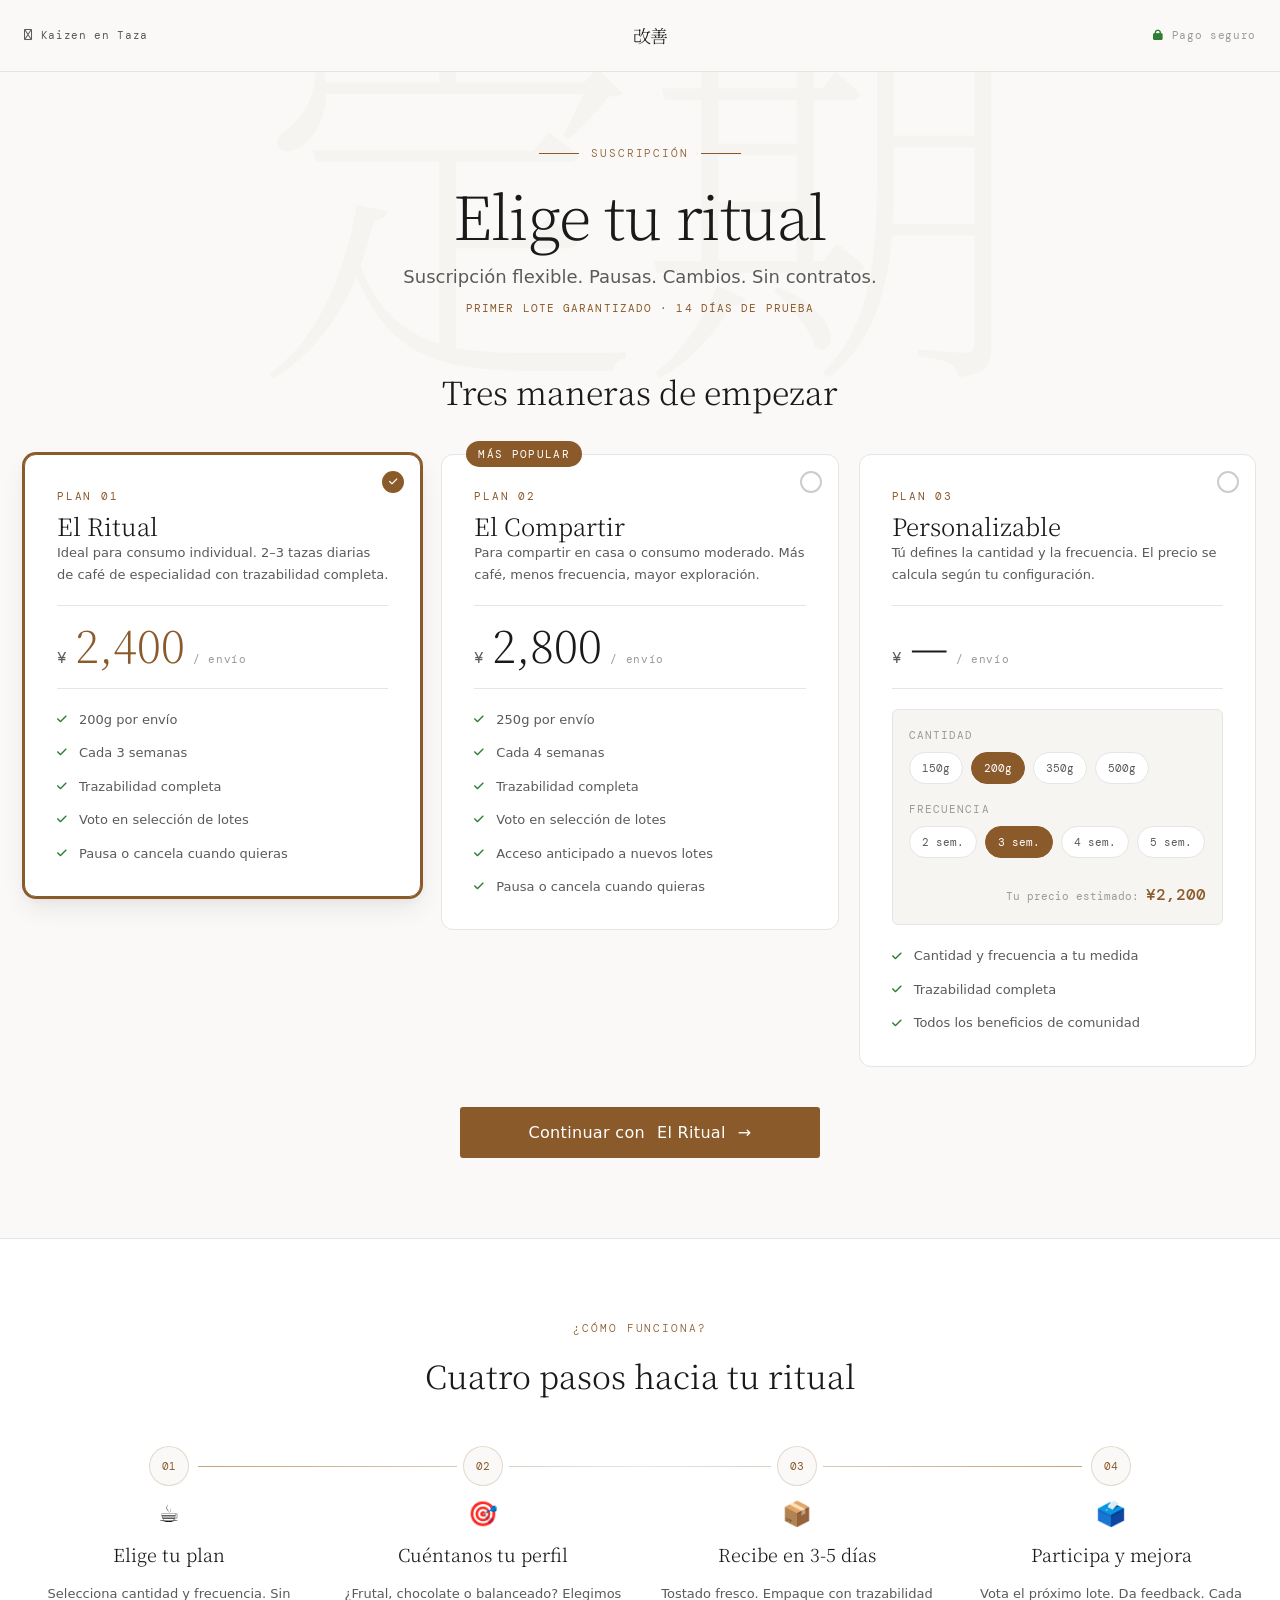
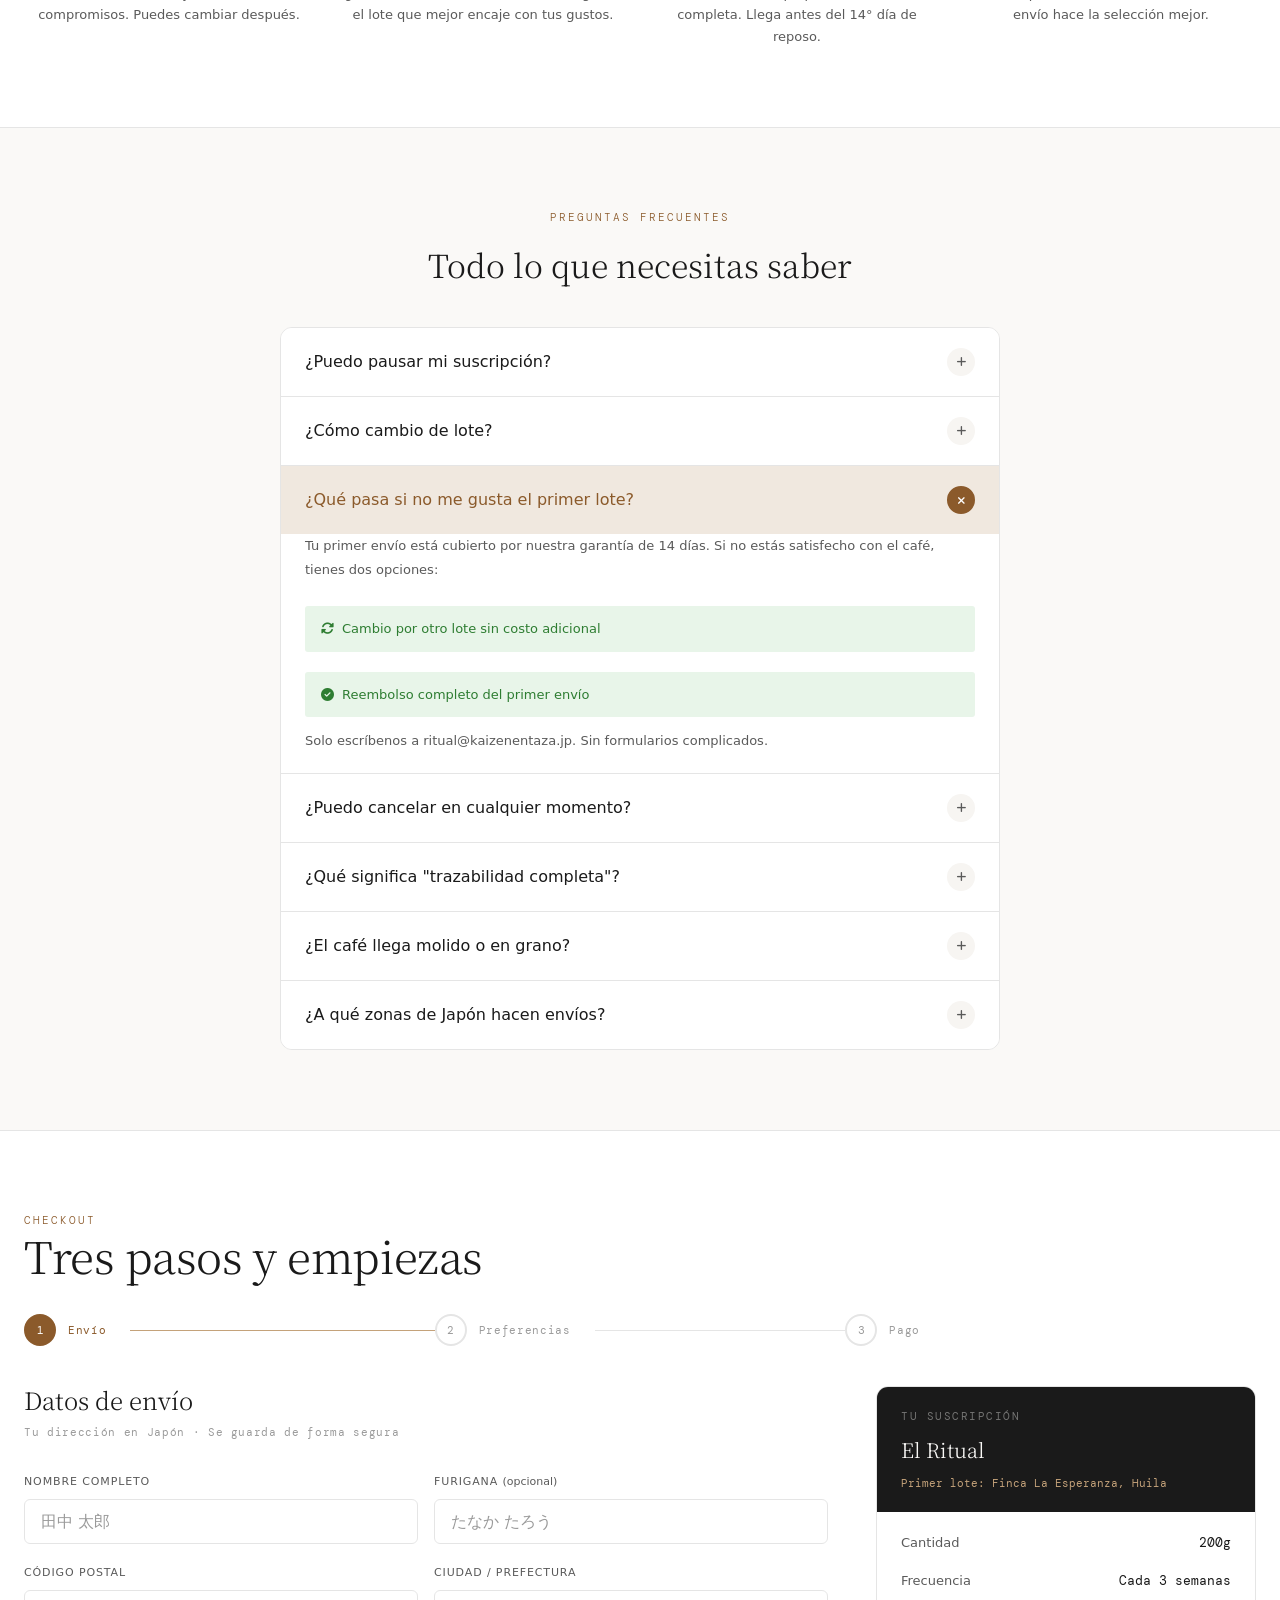
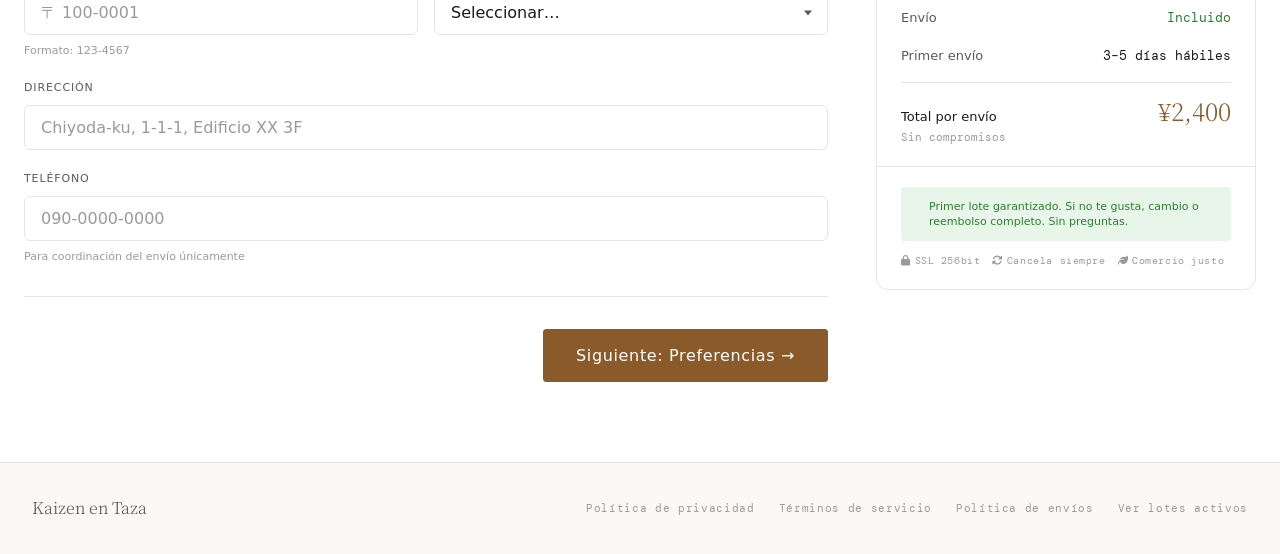
<file: suscripcion.html>
<!DOCTYPE html>
<html lang="ja">
<head>
  <meta charset="UTF-8" />
  <meta name="viewport" content="width=device-width, initial-scale=1.0" />
  <meta name="description" content="Suscripción flexible de café colombiano de especialidad. Sin contratos. Pausa cuando quieras. Tu primer lote garantizado." />
  <title>Elige tu ritual — Kaizen en Taza</title>

  <link rel="preconnect" href="https://fonts.googleapis.com" />
  <link rel="preconnect" href="https://fonts.gstatic.com" crossorigin />
  <link href="https://fonts.googleapis.com/css2?family=Noto+Serif+JP:wght@200;300;400&family=DM+Mono:ital,wght@0,300;0,400;1,300&display=swap" rel="stylesheet" />
  <link rel="stylesheet" href="https://cdnjs.cloudflare.com/ajax/libs/font-awesome/6.5.0/css/all.min.css" />
  <link rel="stylesheet" href="styles.css" />

  <style>
    /* ======================================================
       ESTILOS ESPECÍFICOS — suscripcion.html
       ====================================================== */

    /* ── Header minimalista ── */
    .suscripcion-header {
      position: fixed;
      top: 0; left: 0; right: 0;
      z-index: var(--z-fixed);
      height: var(--header-height);
      background-color: rgba(250,249,247,0.96);
      backdrop-filter: blur(12px);
      -webkit-backdrop-filter: blur(12px);
      border-bottom: 1px solid var(--color-border);
      display: flex;
      align-items: center;
    }

    .suscripcion-header__inner {
      max-width: var(--container-xl);
      margin-inline: auto;
      padding-inline: var(--space-6);
      width: 100%;
      display: flex;
      align-items: center;
      justify-content: space-between;
    }

    .suscripcion-header__back {
      display: flex;
      align-items: center;
      gap: var(--space-2);
      font-family: var(--font-mono);
      font-size: var(--font-size-xs);
      color: var(--color-text-secondary);
      letter-spacing: 0.06em;
      text-decoration: none;
      transition: color var(--transition-fast);
    }

    .suscripcion-header__back:hover { color: var(--color-accent); }

    .suscripcion-header__secure {
      display: flex;
      align-items: center;
      gap: var(--space-2);
      font-family: var(--font-mono);
      font-size: var(--font-size-xs);
      color: var(--color-text-tertiary);
      letter-spacing: 0.06em;
    }

    .suscripcion-header__secure i { color: var(--color-success); }

    /* ── Page intro ── */
    .suscrip-intro {
      padding-top: calc(var(--header-height) + var(--space-16));
      padding-bottom: var(--space-12);
      text-align: center;
      position: relative;
    }

    .suscrip-intro::before {
      content: '定期';
      position: absolute;
      top: 50%;
      left: 50%;
      transform: translate(-50%, -50%);
      font-family: var(--font-primary);
      font-size: 30vw;
      font-weight: 200;
      color: rgba(139,90,43,0.03);
      line-height: 1;
      pointer-events: none;
      user-select: none;
      white-space: nowrap;
    }

    .suscrip-intro__eyebrow {
      display: inline-flex;
      align-items: center;
      gap: var(--space-3);
      margin-bottom: var(--space-5);
    }

    .suscrip-intro__title {
      font-family: var(--font-primary);
      font-size: clamp(var(--font-size-3xl), 5vw, var(--font-size-5xl));
      font-weight: 200;
      color: var(--color-text-primary);
      letter-spacing: -0.025em;
      line-height: 1.05;
      margin-bottom: var(--space-4);
      position: relative;
    }

    .suscrip-intro__subtitle {
      font-size: var(--font-size-lg);
      color: var(--color-text-secondary);
      line-height: var(--line-height-normal);
      max-width: 520px;
      margin-inline: auto;
      position: relative;
    }

    /* ── PLANES ── */
    .planes-section {
      padding-bottom: var(--space-20);
    }

    .planes-grid {
      display: grid;
      grid-template-columns: repeat(3, 1fr);
      gap: var(--space-5);
      align-items: start;
    }

    /* Plan card */
    .plan-card-suscripcion {
      background-color: var(--color-surface);
      border: 1px solid var(--color-border);
      border-radius: var(--border-radius-lg);
      padding: var(--space-8);
      display: flex;
      flex-direction: column;
      gap: var(--space-5);
      cursor: pointer;
      transition: border-color var(--transition-base),
                  box-shadow var(--transition-base),
                  transform var(--transition-base);
      position: relative;
      user-select: none;
    }

    .plan-card-suscripcion:hover {
      border-color: var(--color-accent-light);
      box-shadow: var(--shadow-md);
      transform: translateY(-2px);
    }

    .plan-card-suscripcion.selected {
      border-color: var(--color-accent);
      box-shadow: 0 0 0 2px var(--color-accent), var(--shadow-lg);
    }

    /* Tag "más popular" */
    .plan-popular-tag {
      position: absolute;
      top: -1px;
      left: var(--space-6);
      transform: translateY(-50%);
      background-color: var(--color-accent);
      color: white;
      font-family: var(--font-mono);
      font-size: var(--font-size-xs);
      letter-spacing: 0.12em;
      text-transform: uppercase;
      padding: var(--space-1) var(--space-3);
      border-radius: var(--border-radius-full);
    }

    /* Indicador de selección */
    .plan-selector {
      position: absolute;
      top: var(--space-4);
      right: var(--space-4);
      width: 22px;
      height: 22px;
      border-radius: 50%;
      border: 2px solid var(--color-border-strong);
      display: flex;
      align-items: center;
      justify-content: center;
      transition: all var(--transition-fast);
      background-color: var(--color-surface);
    }

    .plan-card-suscripcion.selected .plan-selector {
      background-color: var(--color-accent);
      border-color: var(--color-accent);
    }

    .plan-selector i {
      color: white;
      font-size: 0.6rem;
      opacity: 0;
      transition: opacity var(--transition-fast);
    }

    .plan-card-suscripcion.selected .plan-selector i { opacity: 1; }

    .plan-card-suscripcion__name {
      font-family: var(--font-mono);
      font-size: var(--font-size-xs);
      letter-spacing: 0.16em;
      text-transform: uppercase;
      color: var(--color-accent);
      margin-bottom: var(--space-1);
    }

    .plan-card-suscripcion__title {
      font-family: var(--font-primary);
      font-size: var(--font-size-2xl);
      font-weight: 300;
      color: var(--color-text-primary);
      line-height: var(--line-height-snug);
    }

    .plan-card-suscripcion__desc {
      font-size: var(--font-size-sm);
      color: var(--color-text-secondary);
      line-height: var(--line-height-normal);
    }

    /* Precio del plan */
    .plan-precio {
      display: flex;
      align-items: baseline;
      gap: var(--space-2);
      padding: var(--space-4) 0;
      border-top: 1px solid var(--color-border);
      border-bottom: 1px solid var(--color-border);
    }

    .plan-precio__currency {
      font-family: var(--font-mono);
      font-size: var(--font-size-base);
      color: var(--color-text-secondary);
    }

    .plan-precio__amount {
      font-family: var(--font-primary);
      font-size: var(--font-size-4xl);
      font-weight: 200;
      color: var(--color-text-primary);
      line-height: 1;
    }

    .plan-precio__per {
      font-family: var(--font-mono);
      font-size: var(--font-size-xs);
      color: var(--color-text-tertiary);
      letter-spacing: 0.06em;
    }

    .plan-card-suscripcion.selected .plan-precio__amount {
      color: var(--color-accent);
    }

    /* Specs del plan */
    .plan-specs {
      display: flex;
      flex-direction: column;
      gap: var(--space-3);
    }

    .plan-spec {
      display: flex;
      align-items: center;
      gap: var(--space-3);
      font-size: var(--font-size-sm);
      color: var(--color-text-secondary);
    }

    .plan-spec i {
      color: var(--color-success);
      font-size: 11px;
      flex-shrink: 0;
    }

    /* Selectores dinámicos del plan personalizable */
    .plan-custom-selectors {
      display: flex;
      flex-direction: column;
      gap: var(--space-4);
      padding: var(--space-4);
      background-color: var(--color-surface-raised);
      border-radius: var(--border-radius-md);
      border: 1px solid var(--color-border);
    }

    .custom-selector-group {
      display: flex;
      flex-direction: column;
      gap: var(--space-2);
    }

    .custom-selector-label {
      font-family: var(--font-mono);
      font-size: var(--font-size-xs);
      letter-spacing: 0.1em;
      text-transform: uppercase;
      color: var(--color-text-tertiary);
    }

    .custom-pills {
      display: flex;
      gap: var(--space-2);
      flex-wrap: wrap;
    }

    .custom-pill {
      padding: var(--space-2) var(--space-3);
      background-color: var(--color-surface);
      border: 1px solid var(--color-border);
      border-radius: var(--border-radius-full);
      font-family: var(--font-mono);
      font-size: var(--font-size-xs);
      color: var(--color-text-secondary);
      cursor: pointer;
      transition: all var(--transition-fast);
    }

    .custom-pill.active,
    .custom-pill:hover {
      border-color: var(--color-accent);
      color: var(--color-accent);
      background-color: var(--color-accent-subtle);
    }

    .custom-pill.active {
      background-color: var(--color-accent);
      color: white;
    }

    .plan-custom-price {
      font-family: var(--font-mono);
      font-size: var(--font-size-xs);
      color: var(--color-text-tertiary);
      text-align: right;
      margin-top: var(--space-2);
    }

    .plan-custom-price span {
      font-size: var(--font-size-base);
      color: var(--color-accent);
      font-weight: 500;
    }

    /* ── PASO A PASO ── */
    .pasos-section {
      padding-block: var(--space-20);
      background-color: var(--color-surface);
      border-top: 1px solid var(--color-border);
      border-bottom: 1px solid var(--color-border);
    }

    .pasos-grid {
      display: grid;
      grid-template-columns: repeat(4, 1fr);
      gap: var(--space-6);
      position: relative;
    }

    /* Línea conectora entre pasos */
    .pasos-grid::before {
      content: '';
      position: absolute;
      top: 20px;
      left: calc(12.5% + 20px);
      right: calc(12.5% + 20px);
      height: 1px;
      background: linear-gradient(90deg, var(--color-accent-light), var(--color-border), var(--color-accent-light));
      z-index: 0;
    }

    .paso {
      display: flex;
      flex-direction: column;
      gap: var(--space-4);
      align-items: center;
      text-align: center;
      position: relative;
      z-index: 1;
    }

    .paso__num {
      width: 40px;
      height: 40px;
      border-radius: 50%;
      background-color: var(--color-accent-subtle);
      border: 1px solid rgba(139,90,43,0.2);
      display: flex;
      align-items: center;
      justify-content: center;
      font-family: var(--font-mono);
      font-size: var(--font-size-xs);
      color: var(--color-accent);
      flex-shrink: 0;
      background-color: var(--color-background);
      box-shadow: 0 0 0 6px var(--color-surface);
    }

    .paso__icon {
      font-size: var(--font-size-2xl);
      line-height: 1;
    }

    .paso__title {
      font-family: var(--font-primary);
      font-size: var(--font-size-lg);
      font-weight: 300;
      color: var(--color-text-primary);
      line-height: var(--line-height-snug);
    }

    .paso__desc {
      font-size: var(--font-size-sm);
      color: var(--color-text-secondary);
      line-height: var(--line-height-normal);
    }

    /* ── FAQ ACORDEÓN ── */
    .faq-section {
      padding-block: var(--space-20);
    }

    .faq-list {
      max-width: 720px;
      margin-inline: auto;
      display: flex;
      flex-direction: column;
      gap: 0;
      border: 1px solid var(--color-border);
      border-radius: var(--border-radius-lg);
      overflow: hidden;
    }

    .faq-item {
      border-bottom: 1px solid var(--color-border);
    }

    .faq-item:last-child { border-bottom: none; }

    .faq-question {
      display: flex;
      align-items: center;
      justify-content: space-between;
      padding: var(--space-5) var(--space-6);
      cursor: pointer;
      background-color: var(--color-surface);
      transition: background-color var(--transition-fast);
      border: none;
      width: 100%;
      text-align: left;
      gap: var(--space-4);
    }

    .faq-question:hover { background-color: var(--color-card-hover); }

    .faq-question.open { background-color: var(--color-accent-subtle); }

    .faq-question__text {
      font-size: var(--font-size-base);
      font-weight: var(--font-weight-medium);
      color: var(--color-text-primary);
      line-height: var(--line-height-snug);
      flex: 1;
    }

    .faq-question.open .faq-question__text { color: var(--color-accent); }

    .faq-icon {
      width: 28px;
      height: 28px;
      border-radius: 50%;
      background-color: var(--color-surface-raised);
      display: flex;
      align-items: center;
      justify-content: center;
      color: var(--color-text-secondary);
      font-size: 11px;
      transition: transform var(--transition-base), background-color var(--transition-fast);
      flex-shrink: 0;
    }

    .faq-question.open .faq-icon {
      transform: rotate(45deg);
      background-color: var(--color-accent);
      color: white;
    }

    .faq-answer {
      max-height: 0;
      overflow: hidden;
      transition: max-height var(--transition-slow), padding var(--transition-slow);
      background-color: var(--color-surface);
    }

    .faq-answer.open {
      max-height: 400px;
      padding: 0 var(--space-6) var(--space-5) var(--space-6);
    }

    .faq-answer__text {
      font-size: var(--font-size-sm);
      color: var(--color-text-secondary);
      line-height: var(--line-height-loose);
    }

    .faq-answer__highlight {
      display: inline-flex;
      align-items: center;
      gap: var(--space-2);
      padding: var(--space-3) var(--space-4);
      background-color: var(--color-success-light);
      border-radius: var(--border-radius-sm);
      margin-top: var(--space-3);
      font-size: var(--font-size-sm);
      color: var(--color-success);
      font-weight: var(--font-weight-medium);
    }

    /* ── CHECKOUT - Multi-step ── */
    .checkout-section {
      padding-block: var(--space-20);
      background-color: var(--color-surface);
      border-top: 1px solid var(--color-border);
    }

    .checkout-layout {
      display: grid;
      grid-template-columns: 1fr 380px;
      gap: var(--space-12);
      align-items: start;
    }

    /* Progress steps */
    .checkout-progress {
      display: flex;
      align-items: center;
      gap: 0;
      margin-bottom: var(--space-10);
    }

    .progress-step {
      display: flex;
      align-items: center;
      gap: var(--space-3);
      flex: 1;
      position: relative;
    }

    .progress-step::after {
      content: '';
      flex: 1;
      height: 1px;
      background-color: var(--color-border);
      margin-left: var(--space-3);
    }

    .progress-step:last-child::after { display: none; }

    .progress-step__dot {
      width: 32px;
      height: 32px;
      border-radius: 50%;
      border: 2px solid var(--color-border);
      display: flex;
      align-items: center;
      justify-content: center;
      font-family: var(--font-mono);
      font-size: var(--font-size-xs);
      color: var(--color-text-tertiary);
      background-color: var(--color-surface);
      flex-shrink: 0;
      transition: all var(--transition-base);
    }

    .progress-step.active .progress-step__dot {
      border-color: var(--color-accent);
      background-color: var(--color-accent);
      color: white;
    }

    .progress-step.done .progress-step__dot {
      border-color: var(--color-success);
      background-color: var(--color-success);
      color: white;
    }

    .progress-step.active::after,
    .progress-step.done::after {
      background-color: var(--color-accent-light);
    }

    .progress-step__label {
      font-family: var(--font-mono);
      font-size: var(--font-size-xs);
      color: var(--color-text-tertiary);
      letter-spacing: 0.06em;
      white-space: nowrap;
    }

    .progress-step.active .progress-step__label { color: var(--color-accent); }
    .progress-step.done .progress-step__label { color: var(--color-success); }

    /* Form panels */
    .checkout-panel {
      display: none;
      animation: fadeInUp 0.35s ease both;
    }

    .checkout-panel.active { display: block; }

    .checkout-panel__title {
      font-family: var(--font-primary);
      font-size: var(--font-size-2xl);
      font-weight: 300;
      color: var(--color-text-primary);
      margin-bottom: var(--space-2);
    }

    .checkout-panel__subtitle {
      font-family: var(--font-mono);
      font-size: var(--font-size-xs);
      color: var(--color-text-tertiary);
      letter-spacing: 0.06em;
      margin-bottom: var(--space-8);
    }

    /* Formulario */
    .form-row {
      display: grid;
      grid-template-columns: 1fr 1fr;
      gap: var(--space-4);
    }

    .form-row--3 {
      grid-template-columns: 1fr 1fr 1fr;
    }

    /* Botones de navegación del form */
    .checkout-nav {
      display: flex;
      justify-content: space-between;
      align-items: center;
      gap: var(--space-4);
      padding-top: var(--space-8);
      border-top: 1px solid var(--color-border);
      margin-top: var(--space-8);
    }

    /* Perfil de taza selector */
    .perfil-grid {
      display: grid;
      grid-template-columns: repeat(2, 1fr);
      gap: var(--space-3);
    }

    .perfil-option {
      padding: var(--space-4) var(--space-5);
      background-color: var(--color-background);
      border: 1px solid var(--color-border);
      border-radius: var(--border-radius-md);
      cursor: pointer;
      display: flex;
      flex-direction: column;
      gap: var(--space-2);
      transition: all var(--transition-fast);
      text-align: left;
    }

    .perfil-option:hover {
      border-color: var(--color-accent-light);
      background-color: var(--color-accent-subtle);
    }

    .perfil-option.selected {
      border-color: var(--color-accent);
      background-color: var(--color-accent-subtle);
      box-shadow: 0 0 0 1px var(--color-accent);
    }

    .perfil-option__emoji { font-size: var(--font-size-2xl); }
    .perfil-option__name {
      font-weight: var(--font-weight-medium);
      color: var(--color-text-primary);
      font-size: var(--font-size-sm);
    }
    .perfil-option__desc {
      font-size: var(--font-size-xs);
      color: var(--color-text-secondary);
    }

    /* Switch toggle */
    .form-toggle {
      display: flex;
      align-items: center;
      justify-content: space-between;
      padding: var(--space-4) var(--space-5);
      background-color: var(--color-background);
      border: 1px solid var(--color-border);
      border-radius: var(--border-radius-md);
      cursor: pointer;
      transition: border-color var(--transition-fast);
    }

    .form-toggle:hover { border-color: var(--color-accent-light); }

    .form-toggle__info { flex: 1; }

    .form-toggle__title {
      font-size: var(--font-size-sm);
      font-weight: var(--font-weight-medium);
      color: var(--color-text-primary);
      margin-bottom: 3px;
    }

    .form-toggle__desc {
      font-size: var(--font-size-xs);
      color: var(--color-text-secondary);
    }

    .toggle-switch {
      position: relative;
      width: 42px;
      height: 24px;
      flex-shrink: 0;
    }

    .toggle-switch input {
      opacity: 0;
      width: 0; height: 0;
      position: absolute;
    }

    .toggle-track {
      position: absolute;
      inset: 0;
      background-color: var(--color-border-strong);
      border-radius: var(--border-radius-full);
      cursor: pointer;
      transition: background-color var(--transition-base);
    }

    .toggle-track::after {
      content: '';
      position: absolute;
      top: 3px; left: 3px;
      width: 18px; height: 18px;
      border-radius: 50%;
      background-color: white;
      transition: transform var(--transition-base);
      box-shadow: var(--shadow-sm);
    }

    .toggle-switch input:checked + .toggle-track {
      background-color: var(--color-accent);
    }

    .toggle-switch input:checked + .toggle-track::after {
      transform: translateX(18px);
    }

    /* Métodos de pago */
    .payment-methods {
      display: flex;
      flex-direction: column;
      gap: var(--space-3);
    }

    .payment-method {
      display: flex;
      align-items: center;
      gap: var(--space-4);
      padding: var(--space-4) var(--space-5);
      background-color: var(--color-background);
      border: 1px solid var(--color-border);
      border-radius: var(--border-radius-md);
      cursor: pointer;
      transition: all var(--transition-fast);
    }

    .payment-method:hover {
      border-color: var(--color-accent-light);
    }

    .payment-method.selected {
      border-color: var(--color-accent);
      background-color: var(--color-accent-subtle);
    }

    .payment-method__radio {
      width: 18px;
      height: 18px;
      border-radius: 50%;
      border: 2px solid var(--color-border-strong);
      display: flex;
      align-items: center;
      justify-content: center;
      flex-shrink: 0;
      transition: all var(--transition-fast);
    }

    .payment-method.selected .payment-method__radio {
      border-color: var(--color-accent);
      background-color: var(--color-accent);
    }

    .payment-method.selected .payment-method__radio::after {
      content: '';
      width: 6px;
      height: 6px;
      border-radius: 50%;
      background-color: white;
    }

    .payment-method__logo {
      font-family: var(--font-mono);
      font-size: var(--font-size-sm);
      font-weight: var(--font-weight-medium);
      color: var(--color-text-primary);
      width: 80px;
    }

    .payment-method__desc {
      font-size: var(--font-size-xs);
      color: var(--color-text-secondary);
      flex: 1;
    }

    /* Campo de tarjeta simulado */
    .card-fields {
      display: none;
      flex-direction: column;
      gap: var(--space-4);
      padding: var(--space-5);
      background-color: var(--color-background);
      border: 1px solid var(--color-border);
      border-radius: var(--border-radius-md);
      margin-top: var(--space-2);
    }

    .card-fields.show { display: flex; }

    .card-field-input {
      position: relative;
    }

    .card-field-input i {
      position: absolute;
      right: var(--space-4);
      top: 50%;
      transform: translateY(-50%);
      color: var(--color-text-tertiary);
    }

    /* ── ORDER SUMMARY (sidebar) ── */
    .order-summary {
      background-color: var(--color-surface);
      border: 1px solid var(--color-border);
      border-radius: var(--border-radius-lg);
      overflow: hidden;
      position: sticky;
      top: calc(var(--header-height) + var(--space-6));
    }

    .order-summary__header {
      padding: var(--space-5) var(--space-6);
      background-color: var(--color-text-primary);
      display: flex;
      flex-direction: column;
      gap: var(--space-2);
    }

    .order-summary__title {
      font-family: var(--font-mono);
      font-size: var(--font-size-xs);
      letter-spacing: 0.14em;
      text-transform: uppercase;
      color: rgba(250,249,247,0.4);
    }

    .order-summary__plan-name {
      font-family: var(--font-primary);
      font-size: var(--font-size-xl);
      font-weight: 300;
      color: var(--color-background);
    }

    .order-summary__lote {
      font-family: var(--font-mono);
      font-size: var(--font-size-xs);
      color: var(--color-accent-light);
    }

    .order-summary__body {
      padding: var(--space-5) var(--space-6);
      display: flex;
      flex-direction: column;
      gap: var(--space-4);
    }

    .order-line {
      display: flex;
      justify-content: space-between;
      align-items: center;
      font-size: var(--font-size-sm);
    }

    .order-line__label { color: var(--color-text-secondary); }

    .order-line__value {
      font-family: var(--font-mono);
      font-size: var(--font-size-sm);
      color: var(--color-text-primary);
    }

    .order-total {
      padding-top: var(--space-4);
      border-top: 1px solid var(--color-border);
      display: flex;
      justify-content: space-between;
      align-items: baseline;
    }

    .order-total__label {
      font-size: var(--font-size-sm);
      font-weight: var(--font-weight-medium);
      color: var(--color-text-primary);
    }

    .order-total__amount {
      font-family: var(--font-primary);
      font-size: var(--font-size-2xl);
      font-weight: 300;
      color: var(--color-accent);
      line-height: 1;
    }

    .order-total__period {
      font-family: var(--font-mono);
      font-size: var(--font-size-xs);
      color: var(--color-text-tertiary);
    }

    .order-summary__footer {
      padding: var(--space-5) var(--space-6);
      border-top: 1px solid var(--color-border);
      display: flex;
      flex-direction: column;
      gap: var(--space-3);
    }

    .guarantee-badge {
      display: flex;
      align-items: flex-start;
      gap: var(--space-3);
      padding: var(--space-3) var(--space-4);
      background-color: var(--color-success-light);
      border-radius: var(--border-radius-sm);
      font-size: var(--font-size-xs);
      color: var(--color-success);
      line-height: var(--line-height-snug);
    }

    .guarantee-badge i { margin-top: 1px; flex-shrink: 0; }

    .security-row {
      display: flex;
      align-items: center;
      gap: var(--space-3);
      flex-wrap: wrap;
    }

    .security-item {
      display: flex;
      align-items: center;
      gap: var(--space-1);
      font-family: var(--font-mono);
      font-size: 0.6rem;
      color: var(--color-text-tertiary);
      letter-spacing: 0.06em;
    }

    .security-item i { font-size: 0.65rem; }

    /* CTA final */
    .btn-iniciar-ritual {
      width: 100%;
      padding: var(--space-4) var(--space-6);
      background-color: var(--color-accent);
      color: white;
      border: none;
      border-radius: var(--border-radius-sm);
      font-size: var(--font-size-base);
      font-weight: var(--font-weight-medium);
      letter-spacing: 0.02em;
      cursor: pointer;
      display: flex;
      align-items: center;
      justify-content: center;
      gap: var(--space-3);
      text-decoration: none;
      transition: background-color var(--transition-fast),
                  box-shadow var(--transition-fast),
                  transform var(--transition-fast);
    }

    .btn-iniciar-ritual:hover {
      background-color: #9E6830;
      box-shadow: var(--shadow-accent);
      transform: translateY(-1px);
    }

    .btn-iniciar-ritual:disabled {
      opacity: 0.5;
      cursor: not-allowed;
      transform: none;
    }

    /* ── SUCCESS STATE ── */
    .checkout-success {
      display: none;
      flex-direction: column;
      align-items: center;
      text-align: center;
      gap: var(--space-6);
      padding: var(--space-12) var(--space-8);
    }

    .checkout-success.show { display: flex; }

    .success-icon {
      width: 80px;
      height: 80px;
      border-radius: 50%;
      background-color: var(--color-success-light);
      display: flex;
      align-items: center;
      justify-content: center;
      color: var(--color-success);
      font-size: 2.5rem;
    }

    .success-title {
      font-family: var(--font-primary);
      font-size: var(--font-size-3xl);
      font-weight: 200;
      color: var(--color-text-primary);
      line-height: 1.1;
    }

    .success-subtitle {
      font-size: var(--font-size-base);
      color: var(--color-text-secondary);
      line-height: var(--line-height-loose);
      max-width: 440px;
    }

    .success-lote-preview {
      padding: var(--space-5) var(--space-6);
      background-color: var(--color-surface-raised);
      border: 1px solid var(--color-border);
      border-radius: var(--border-radius-lg);
      display: flex;
      flex-direction: column;
      gap: var(--space-2);
      width: 100%;
      max-width: 400px;
    }

    /* ── FOOTER MÍNIMO ── */
    .suscripcion-footer {
      padding: var(--space-8);
      border-top: 1px solid var(--color-border);
      display: flex;
      align-items: center;
      justify-content: space-between;
      gap: var(--space-6);
      flex-wrap: wrap;
    }

    .suscripcion-footer__logo {
      font-family: var(--font-primary);
      font-size: var(--font-size-base);
      font-weight: 300;
      color: var(--color-text-secondary);
      text-decoration: none;
    }

    .suscripcion-footer__links {
      display: flex;
      gap: var(--space-6);
    }

    .suscripcion-footer__link {
      font-family: var(--font-mono);
      font-size: var(--font-size-xs);
      color: var(--color-text-tertiary);
      letter-spacing: 0.06em;
      text-decoration: none;
      transition: color var(--transition-fast);
    }

    .suscripcion-footer__link:hover { color: var(--color-accent); }

    /* ── Responsive ── */
    @media (max-width: 1199px) {
      .checkout-layout {
        grid-template-columns: 1fr 320px;
        gap: var(--space-8);
      }
      .pasos-grid {
        grid-template-columns: repeat(2, 1fr);
        gap: var(--space-8);
      }
      .pasos-grid::before { display: none; }
    }

    @media (max-width: 767px) {
      .planes-grid { grid-template-columns: 1fr; }
      .checkout-layout { grid-template-columns: 1fr; }
      .order-summary { position: static; }
      .form-row, .form-row--3 { grid-template-columns: 1fr; }
      .pasos-grid { grid-template-columns: 1fr; }
      .progress-step__label { display: none; }
      .perfil-grid { grid-template-columns: 1fr 1fr; }
      .suscripcion-footer { flex-direction: column; align-items: flex-start; gap: var(--space-4); }
    }
  </style>
</head>

<body>

<!-- HEADER MINIMALISTA (sin nav principal) -->
<header class="suscripcion-header" role="banner">
  <div class="suscripcion-header__inner">
    <a href="index.html" class="suscripcion-header__back" aria-label="Volver al inicio">
      <i class="fa-regular fa-arrow-left" aria-hidden="true"></i>
      Kaizen en Taza
    </a>
    <a href="index.html" class="site-logo" aria-label="Kaizen en Taza">
      <span class="site-logo__wordmark">改善</span>
    </a>
    <div class="suscripcion-header__secure">
      <i class="fa-solid fa-lock" aria-hidden="true"></i>
      Pago seguro
    </div>
  </div>
</header>


<main id="main-content">

  <!-- INTRO -->
  <section class="suscrip-intro" aria-labelledby="suscrip-title">
    <div class="container">
      <div class="suscrip-intro__eyebrow">
        <div class="divider--accent" aria-hidden="true"></div>
        <span class="type-subtitle">Suscripción</span>
        <div class="divider--accent" aria-hidden="true"></div>
      </div>
      <h1 class="suscrip-intro__title" id="suscrip-title">Elige tu ritual</h1>
      <p class="suscrip-intro__subtitle">
        Suscripción flexible. Pausas. Cambios. Sin contratos.<br />
        <span style="font-family:var(--font-mono);font-size:var(--font-size-xs);letter-spacing:0.1em;color:var(--color-accent);">PRIMER LOTE GARANTIZADO · 14 DÍAS DE PRUEBA</span>
      </p>
    </div>
  </section>


  <!-- PLANES -->
  <section class="planes-section" aria-labelledby="planes-title">
    <div class="container">

      <div class="section-header section-header--center" style="margin-bottom:var(--space-10);">
        <h2 class="type-title" id="planes-title">Tres maneras de empezar</h2>
      </div>

      <div class="planes-grid" role="list" id="planes-grid">

        <!-- PLAN 1: El Ritual -->
        <div class="plan-card-suscripcion selected" role="listitem" tabindex="0"
          data-plan="ritual" data-precio="2400"
          onclick="selectPlan('ritual', '¥2,400')"
          onkeydown="if(event.key==='Enter'||event.key===' ')selectPlan('ritual','¥2,400')"
          aria-pressed="true" aria-label="Plan El Ritual: 200g cada 3 semanas, ¥2,400 por envío">
          <div class="plan-selector" aria-hidden="true">
            <i class="fa-solid fa-check"></i>
          </div>
          <div>
            <p class="plan-card-suscripcion__name">Plan 01</p>
            <h3 class="plan-card-suscripcion__title">El Ritual</h3>
            <p class="plan-card-suscripcion__desc">Ideal para consumo individual. 2–3 tazas diarias de café de especialidad con trazabilidad completa.</p>
          </div>
          <div class="plan-precio">
            <span class="plan-precio__currency">¥</span>
            <span class="plan-precio__amount">2,400</span>
            <span class="plan-precio__per">/ envío</span>
          </div>
          <div class="plan-specs">
            <div class="plan-spec"><i class="fa-solid fa-check" aria-hidden="true"></i><span>200g por envío</span></div>
            <div class="plan-spec"><i class="fa-solid fa-check" aria-hidden="true"></i><span>Cada 3 semanas</span></div>
            <div class="plan-spec"><i class="fa-solid fa-check" aria-hidden="true"></i><span>Trazabilidad completa</span></div>
            <div class="plan-spec"><i class="fa-solid fa-check" aria-hidden="true"></i><span>Voto en selección de lotes</span></div>
            <div class="plan-spec"><i class="fa-solid fa-check" aria-hidden="true"></i><span>Pausa o cancela cuando quieras</span></div>
          </div>
        </div>

        <!-- PLAN 2: El Compartir (más popular) -->
        <div class="plan-card-suscripcion" role="listitem" tabindex="0"
          data-plan="compartir" data-precio="2800"
          onclick="selectPlan('compartir', '¥2,800')"
          onkeydown="if(event.key==='Enter'||event.key===' ')selectPlan('compartir','¥2,800')"
          aria-pressed="false" aria-label="Plan El Compartir: 250g cada 4 semanas, ¥2,800 por envío. Más popular.">
          <span class="plan-popular-tag" aria-label="Más popular">Más popular</span>
          <div class="plan-selector" aria-hidden="true">
            <i class="fa-solid fa-check"></i>
          </div>
          <div>
            <p class="plan-card-suscripcion__name">Plan 02</p>
            <h3 class="plan-card-suscripcion__title">El Compartir</h3>
            <p class="plan-card-suscripcion__desc">Para compartir en casa o consumo moderado. Más café, menos frecuencia, mayor exploración.</p>
          </div>
          <div class="plan-precio">
            <span class="plan-precio__currency">¥</span>
            <span class="plan-precio__amount">2,800</span>
            <span class="plan-precio__per">/ envío</span>
          </div>
          <div class="plan-specs">
            <div class="plan-spec"><i class="fa-solid fa-check" aria-hidden="true"></i><span>250g por envío</span></div>
            <div class="plan-spec"><i class="fa-solid fa-check" aria-hidden="true"></i><span>Cada 4 semanas</span></div>
            <div class="plan-spec"><i class="fa-solid fa-check" aria-hidden="true"></i><span>Trazabilidad completa</span></div>
            <div class="plan-spec"><i class="fa-solid fa-check" aria-hidden="true"></i><span>Voto en selección de lotes</span></div>
            <div class="plan-spec"><i class="fa-solid fa-check" aria-hidden="true"></i><span>Acceso anticipado a nuevos lotes</span></div>
            <div class="plan-spec"><i class="fa-solid fa-check" aria-hidden="true"></i><span>Pausa o cancela cuando quieras</span></div>
          </div>
        </div>

        <!-- PLAN 3: Personalizable -->
        <div class="plan-card-suscripcion" role="listitem" tabindex="0"
          data-plan="personalizable" data-precio="variable"
          onclick="selectPlan('personalizable', null)"
          onkeydown="if(event.key==='Enter'||event.key===' ')selectPlan('personalizable',null)"
          aria-pressed="false" aria-label="Plan Personalizable: elige cantidad y frecuencia">
          <div class="plan-selector" aria-hidden="true">
            <i class="fa-solid fa-check"></i>
          </div>
          <div>
            <p class="plan-card-suscripcion__name">Plan 03</p>
            <h3 class="plan-card-suscripcion__title">Personalizable</h3>
            <p class="plan-card-suscripcion__desc">Tú defines la cantidad y la frecuencia. El precio se calcula según tu configuración.</p>
          </div>
          <div class="plan-precio">
            <span class="plan-precio__currency">¥</span>
            <span class="plan-precio__amount" id="custom-precio-display">—</span>
            <span class="plan-precio__per">/ envío</span>
          </div>

          <!-- Selectores dinámicos -->
          <div class="plan-custom-selectors" onclick="event.stopPropagation()" aria-label="Configurar plan personalizable">
            <div class="custom-selector-group">
              <span class="custom-selector-label">Cantidad</span>
              <div class="custom-pills" role="group" aria-label="Cantidad de café">
                <button class="custom-pill" data-group="custom-cantidad" data-precio-base="1800" onclick="updateCustomPlan(this)" aria-pressed="false">150g</button>
                <button class="custom-pill active" data-group="custom-cantidad" data-precio-base="2200" onclick="updateCustomPlan(this)" aria-pressed="true">200g</button>
                <button class="custom-pill" data-group="custom-cantidad" data-precio-base="2800" onclick="updateCustomPlan(this)" aria-pressed="false">350g</button>
                <button class="custom-pill" data-group="custom-cantidad" data-precio-base="3800" onclick="updateCustomPlan(this)" aria-pressed="false">500g</button>
              </div>
            </div>
            <div class="custom-selector-group">
              <span class="custom-selector-label">Frecuencia</span>
              <div class="custom-pills" role="group" aria-label="Frecuencia de envío">
                <button class="custom-pill" data-group="custom-freq" data-freq-mult="1.1" onclick="updateCustomPlan(this)" aria-pressed="false">2 sem.</button>
                <button class="custom-pill active" data-group="custom-freq" data-freq-mult="1.0" onclick="updateCustomPlan(this)" aria-pressed="true">3 sem.</button>
                <button class="custom-pill" data-group="custom-freq" data-freq-mult="0.95" onclick="updateCustomPlan(this)" aria-pressed="false">4 sem.</button>
                <button class="custom-pill" data-group="custom-freq" data-freq-mult="0.9" onclick="updateCustomPlan(this)" aria-pressed="false">5 sem.</button>
              </div>
            </div>
            <p class="plan-custom-price">
              Tu precio estimado: <span id="custom-precio-inline">¥2,200</span>
            </p>
          </div>

          <div class="plan-specs">
            <div class="plan-spec"><i class="fa-solid fa-check" aria-hidden="true"></i><span>Cantidad y frecuencia a tu medida</span></div>
            <div class="plan-spec"><i class="fa-solid fa-check" aria-hidden="true"></i><span>Trazabilidad completa</span></div>
            <div class="plan-spec"><i class="fa-solid fa-check" aria-hidden="true"></i><span>Todos los beneficios de comunidad</span></div>
          </div>
        </div>

      </div><!-- /planes-grid -->

      <!-- CTA hacia el checkout -->
      <div style="display:flex;justify-content:center;margin-top:var(--space-10);">
        <button class="btn-iniciar-ritual" style="max-width:360px;" onclick="scrollToCheckout()" id="btn-plan-cta">
          Continuar con <span id="plan-cta-label">El Ritual</span> →
        </button>
      </div>

    </div>
  </section>


  <!-- PASO A PASO -->
  <section class="pasos-section" aria-labelledby="pasos-title">
    <div class="container">
      <div class="section-header section-header--center" style="margin-bottom:var(--space-12);">
        <p class="type-subtitle">¿Cómo funciona?</p>
        <h2 class="type-title" id="pasos-title">Cuatro pasos hacia tu ritual</h2>
      </div>

      <div class="pasos-grid" role="list">
        <article class="paso" role="listitem">
          <div class="paso__num" aria-label="Paso 1">01</div>
          <span class="paso__icon" aria-hidden="true">☕</span>
          <h3 class="paso__title">Elige tu plan</h3>
          <p class="paso__desc">Selecciona cantidad y frecuencia. Sin compromisos. Puedes cambiar después.</p>
        </article>
        <article class="paso" role="listitem">
          <div class="paso__num" aria-label="Paso 2">02</div>
          <span class="paso__icon" aria-hidden="true">🎯</span>
          <h3 class="paso__title">Cuéntanos tu perfil</h3>
          <p class="paso__desc">¿Frutal, chocolate o balanceado? Elegimos el lote que mejor encaje con tus gustos.</p>
        </article>
        <article class="paso" role="listitem">
          <div class="paso__num" aria-label="Paso 3">03</div>
          <span class="paso__icon" aria-hidden="true">📦</span>
          <h3 class="paso__title">Recibe en 3-5 días</h3>
          <p class="paso__desc">Tostado fresco. Empaque con trazabilidad completa. Llega antes del 14° día de reposo.</p>
        </article>
        <article class="paso" role="listitem">
          <div class="paso__num" aria-label="Paso 4">04</div>
          <span class="paso__icon" aria-hidden="true">🗳️</span>
          <h3 class="paso__title">Participa y mejora</h3>
          <p class="paso__desc">Vota el próximo lote. Da feedback. Cada envío hace la selección mejor.</p>
        </article>
      </div>
    </div>
  </section>


  <!-- FAQ ACORDEÓN -->
  <section class="faq-section" aria-labelledby="faq-title">
    <div class="container">
      <div class="section-header section-header--center" style="margin-bottom:var(--space-10);">
        <p class="type-subtitle">Preguntas frecuentes</p>
        <h2 class="type-title" id="faq-title">Todo lo que necesitas saber</h2>
      </div>

      <div class="faq-list" role="list" id="faq-list">

        <div class="faq-item" role="listitem">
          <button class="faq-question" onclick="toggleFaq(this)" aria-expanded="false">
            <span class="faq-question__text">¿Puedo pausar mi suscripción?</span>
            <span class="faq-icon" aria-hidden="true"><i class="fa-solid fa-plus"></i></span>
          </button>
          <div class="faq-answer" role="region">
            <p class="faq-answer__text">Sí, en cualquier momento desde tu panel de suscriptor. Puedes pausar por 1, 2 o 3 ciclos sin perder tu lugar en la comunidad ni tu historial de lotes. No hay penalización, no hace falta justificación.</p>
          </div>
        </div>

        <div class="faq-item" role="listitem">
          <button class="faq-question" onclick="toggleFaq(this)" aria-expanded="false">
            <span class="faq-question__text">¿Cómo cambio de lote?</span>
            <span class="faq-icon" aria-hidden="true"><i class="fa-solid fa-plus"></i></span>
          </button>
          <div class="faq-answer" role="region">
            <p class="faq-answer__text">Desde tu panel, hasta 5 días antes de cada envío puedes elegir un lote diferente de los que hay disponibles esa semana. Si no eliges, enviamos el lote que votó más la comunidad ese ciclo.</p>
          </div>
        </div>

        <div class="faq-item" role="listitem">
          <button class="faq-question open" onclick="toggleFaq(this)" aria-expanded="true">
            <span class="faq-question__text">¿Qué pasa si no me gusta el primer lote?</span>
            <span class="faq-icon" aria-hidden="true"><i class="fa-solid fa-plus"></i></span>
          </button>
          <div class="faq-answer open" role="region">
            <p class="faq-answer__text">
              Tu primer envío está cubierto por nuestra garantía de 14 días. Si no estás satisfecho con el café, tienes dos opciones:
            </p>
            <div style="display:flex;flex-direction:column;gap:var(--space-2);margin-top:var(--space-3);">
              <div class="faq-answer__highlight">
                <i class="fa-solid fa-rotate" aria-hidden="true"></i>
                Cambio por otro lote sin costo adicional
              </div>
              <div class="faq-answer__highlight">
                <i class="fa-solid fa-circle-check" aria-hidden="true"></i>
                Reembolso completo del primer envío
              </div>
            </div>
            <p class="faq-answer__text" style="margin-top:var(--space-3);">Solo escríbenos a ritual@kaizenentaza.jp. Sin formularios complicados.</p>
          </div>
        </div>

        <div class="faq-item" role="listitem">
          <button class="faq-question" onclick="toggleFaq(this)" aria-expanded="false">
            <span class="faq-question__text">¿Puedo cancelar en cualquier momento?</span>
            <span class="faq-icon" aria-hidden="true"><i class="fa-solid fa-plus"></i></span>
          </button>
          <div class="faq-answer" role="region">
            <p class="faq-answer__text">Sí. Sin llamadas, sin retención, sin formularios. Cancelas desde tu panel con un click. El cobro se detiene en el siguiente ciclo. No hay contrato de permanencia.</p>
          </div>
        </div>

        <div class="faq-item" role="listitem">
          <button class="faq-question" onclick="toggleFaq(this)" aria-expanded="false">
            <span class="faq-question__text">¿Qué significa "trazabilidad completa"?</span>
            <span class="faq-icon" aria-hidden="true"><i class="fa-solid fa-plus"></i></span>
          </button>
          <div class="faq-answer" role="region">
            <p class="faq-answer__text">Cada lote tiene una página de detalle pública con: nombre y foto del caficultor, coordenadas GPS de la finca, precio exacto pagado, fecha de cosecha, fecha de tueste, puntaje SCA y curva de tostión descargable. Todo visible antes de comprar, sin necesidad de registro.</p>
          </div>
        </div>

        <div class="faq-item" role="listitem">
          <button class="faq-question" onclick="toggleFaq(this)" aria-expanded="false">
            <span class="faq-question__text">¿El café llega molido o en grano?</span>
            <span class="faq-icon" aria-hidden="true"><i class="fa-solid fa-plus"></i></span>
          </button>
          <div class="faq-answer" role="region">
            <p class="faq-answer__text">Lo elijes tú: en grano (recomendado para mayor frescura) o molido a medida según tu método (V60, espresso, AeroPress, etc.). Puedes cambiar la preferencia antes de cada envío desde tu panel.</p>
          </div>
        </div>

        <div class="faq-item" role="listitem">
          <button class="faq-question" onclick="toggleFaq(this)" aria-expanded="false">
            <span class="faq-question__text">¿A qué zonas de Japón hacen envíos?</span>
            <span class="faq-icon" aria-hidden="true"><i class="fa-solid fa-plus"></i></span>
          </button>
          <div class="faq-answer" role="region">
            <p class="faq-answer__text">Actualmente enviamos a todo Japón continental. Los envíos a Hokkaido, Okinawa e islas pueden tener un suplemento de ¥200–400. Tiempo estimado de entrega: 3–5 días hábiles desde Tokio.</p>
          </div>
        </div>

      </div>
    </div>
  </section>


  <!-- CHECKOUT 3 PASOS -->
  <section class="checkout-section" id="checkout" aria-labelledby="checkout-title">
    <div class="container">

      <div style="max-width:760px;margin-bottom:var(--space-8);">
        <p class="type-subtitle">Checkout</p>
        <h2 class="type-headline" id="checkout-title">Tres pasos y empiezas</h2>
      </div>

      <!-- Progress bar -->
      <div class="checkout-progress" role="list" aria-label="Progreso del checkout">
        <div class="progress-step active" id="step-indicator-1" role="listitem">
          <div class="progress-step__dot" aria-label="Paso 1: Datos de envío, actual">1</div>
          <span class="progress-step__label">Envío</span>
        </div>
        <div class="progress-step" id="step-indicator-2" role="listitem">
          <div class="progress-step__dot" aria-label="Paso 2: Preferencias">2</div>
          <span class="progress-step__label">Preferencias</span>
        </div>
        <div class="progress-step" id="step-indicator-3" role="listitem">
          <div class="progress-step__dot" aria-label="Paso 3: Pago">3</div>
          <span class="progress-step__label">Pago</span>
        </div>
      </div>

      <div class="checkout-layout">

        <!-- FORM (columna izquierda) -->
        <div>

          <!-- SUCCESS STATE (oculto hasta completar) -->
          <div class="checkout-success" id="checkout-success" aria-live="polite">
            <div class="success-icon" aria-hidden="true">
              <i class="fa-solid fa-circle-check"></i>
            </div>
            <h3 class="success-title">¡Tu ritual empieza ahora!</h3>
            <p class="success-subtitle">
              Hemos recibido tu suscripción. Recibirás un email de confirmación en los próximos minutos con el seguimiento de tu primer lote.
            </p>
            <div class="success-lote-preview" role="region" aria-label="Tu primer lote">
              <p style="font-family:var(--font-mono);font-size:var(--font-size-xs);color:var(--color-accent);letter-spacing:0.1em;">TU PRIMER LOTE</p>
              <p style="font-family:var(--font-primary);font-size:var(--font-size-xl);font-weight:300;color:var(--color-text-primary);">Finca La Esperanza · Huila</p>
              <p style="font-family:var(--font-mono);font-size:var(--font-size-xs);color:var(--color-text-tertiary);">KET-2025-047 · Caturra Lavado · 86.5 SCA</p>
              <p style="font-size:var(--font-size-sm);color:var(--color-text-secondary);margin-top:var(--space-2);">Estimado de llegada: 3–5 días hábiles</p>
            </div>
            <div style="display:flex;gap:var(--space-3);flex-wrap:wrap;justify-content:center;">
              <a href="comunidad.html" class="btn btn--primary btn--lg">Ir a mi comunidad →</a>
              <a href="index.html" class="btn btn--secondary">Volver al inicio</a>
            </div>
          </div>

          <!-- PASO 1: Datos de envío -->
          <div class="checkout-panel active" id="panel-1">
            <h3 class="checkout-panel__title">Datos de envío</h3>
            <p class="checkout-panel__subtitle">Tu dirección en Japón · Se guarda de forma segura</p>

            <form id="form-envio" novalidate>
              <div style="display:flex;flex-direction:column;gap:var(--space-5);">

                <div class="form-row">
                  <div class="form-group">
                    <label class="form-label" for="nombre">Nombre completo</label>
                    <input class="form-control" type="text" id="nombre" name="nombre" placeholder="田中 太郎" autocomplete="name" required aria-required="true" />
                  </div>
                  <div class="form-group">
                    <label class="form-label" for="furigana">Furigana <span style="font-weight:300;text-transform:none;letter-spacing:0;">(opcional)</span></label>
                    <input class="form-control" type="text" id="furigana" name="furigana" placeholder="たなか たろう" autocomplete="off" />
                  </div>
                </div>

                <div class="form-row">
                  <div class="form-group">
                    <label class="form-label" for="postal">Código postal</label>
                    <input class="form-control" type="text" id="postal" name="postal"
                      placeholder="〒 100-0001" maxlength="8" pattern="[0-9]{3}-[0-9]{4}"
                      autocomplete="postal-code" required aria-required="true"
                      aria-describedby="postal-hint" />
                    <span class="form-hint" id="postal-hint">Formato: 123-4567</span>
                  </div>
                  <div class="form-group">
                    <label class="form-label" for="ciudad">Ciudad / Prefectura</label>
                    <div class="form-select-wrapper">
                      <select class="form-control" id="ciudad" name="ciudad" autocomplete="address-level2" required aria-required="true">
                        <option value="">Seleccionar…</option>
                        <option value="tokyo">東京都 (Tokio)</option>
                        <option value="osaka">大阪府 (Osaka)</option>
                        <option value="kyoto">京都府 (Kioto)</option>
                        <option value="kanagawa">神奈川県 (Kanagawa)</option>
                        <option value="aichi">愛知県 (Aichi)</option>
                        <option value="fukuoka">福岡県 (Fukuoka)</option>
                        <option value="sapporo">北海道 (Hokkaido)</option>
                        <option value="otra">Otra prefectura</option>
                      </select>
                    </div>
                  </div>
                </div>

                <div class="form-group">
                  <label class="form-label" for="direccion">Dirección</label>
                  <input class="form-control" type="text" id="direccion" name="direccion"
                    placeholder="Chiyoda-ku, 1-1-1, Edificio XX 3F" autocomplete="street-address"
                    required aria-required="true" />
                </div>

                <div class="form-group">
                  <label class="form-label" for="telefono">Teléfono</label>
                  <input class="form-control" type="tel" id="telefono" name="telefono"
                    placeholder="090-0000-0000" autocomplete="tel" required aria-required="true" />
                  <span class="form-hint">Para coordinación del envío únicamente</span>
                </div>

              </div>

              <div class="checkout-nav">
                <span></span>
                <button type="button" class="btn btn--primary btn--lg" onclick="goToStep(2)">
                  Siguiente: Preferencias →
                </button>
              </div>
            </form>
          </div>

          <!-- PASO 2: Preferencias de lote -->
          <div class="checkout-panel" id="panel-2">
            <h3 class="checkout-panel__title">Tus preferencias</h3>
            <p class="checkout-panel__subtitle">Elegimos el lote que mejor encaja con tu paladar</p>

            <div style="display:flex;flex-direction:column;gap:var(--space-6);">

              <div class="form-group">
                <p class="form-label" id="label-perfil">Perfil de taza que prefieres</p>
                <div class="perfil-grid" role="group" aria-labelledby="label-perfil">
                  <button class="perfil-option selected" data-perfil="frutal" onclick="selectPerfil(this)" aria-pressed="true">
                    <span class="perfil-option__emoji" aria-hidden="true">🍋</span>
                    <span class="perfil-option__name">Frutal</span>
                    <span class="perfil-option__desc">Cítricos, bayas, tropicales. Acidez alta, final brillante.</span>
                  </button>
                  <button class="perfil-option" data-perfil="chocolate" onclick="selectPerfil(this)" aria-pressed="false">
                    <span class="perfil-option__emoji" aria-hidden="true">🍫</span>
                    <span class="perfil-option__name">Chocolate</span>
                    <span class="perfil-option__desc">Cacao, caramelo, frutos secos. Cuerpo alto, dulzor.</span>
                  </button>
                  <button class="perfil-option" data-perfil="balanceado" onclick="selectPerfil(this)" aria-pressed="false">
                    <span class="perfil-option__emoji" aria-hidden="true">☯️</span>
                    <span class="perfil-option__name">Balanceado</span>
                    <span class="perfil-option__desc">Equilibrio entre acidez y cuerpo. Para cualquier método.</span>
                  </button>
                  <button class="perfil-option" data-perfil="sorpresa" onclick="selectPerfil(this)" aria-pressed="false">
                    <span class="perfil-option__emoji" aria-hidden="true">🎲</span>
                    <span class="perfil-option__name">Sorpresa</span>
                    <span class="perfil-option__desc">Elegimos el lote más interesante de la temporada.</span>
                  </button>
                </div>
              </div>

              <div class="form-toggle" role="group" aria-labelledby="toggle-experimental-label"
                onclick="document.getElementById('toggle-experimental').click()">
                <div class="form-toggle__info">
                  <p class="form-toggle__title" id="toggle-experimental-label">¿Quieres recibir lotes experimentales?</p>
                  <p class="form-toggle__desc">Fermentaciones especiales, procesos innovadores, variedades raras. Los que más aprenden también los más arriesgan.</p>
                </div>
                <label class="toggle-switch" onclick="event.stopPropagation()">
                  <input type="checkbox" id="toggle-experimental" role="switch" aria-checked="false" />
                  <span class="toggle-track"></span>
                </label>
              </div>

              <div class="form-group">
                <p class="form-label" id="label-frecuencia-pref">Frecuencia ideal</p>
                <div class="option-pills" role="group" aria-labelledby="label-frecuencia-pref">
                  <button class="option-pill selected" data-group="pref-freq" aria-pressed="true">Cada 3 semanas</button>
                  <button class="option-pill" data-group="pref-freq" aria-pressed="false">Cada 4 semanas</button>
                  <button class="option-pill" data-group="pref-freq" aria-pressed="false">Cada 5 semanas</button>
                </div>
              </div>

            </div>

            <div class="checkout-nav">
              <button type="button" class="btn btn--secondary" onclick="goToStep(1)">
                <i class="fa-regular fa-arrow-left" aria-hidden="true"></i> Volver
              </button>
              <button type="button" class="btn btn--primary btn--lg" onclick="goToStep(3)">
                Siguiente: Pago →
              </button>
            </div>
          </div>

          <!-- PASO 3: Pago -->
          <div class="checkout-panel" id="panel-3">
            <h3 class="checkout-panel__title">Método de pago</h3>
            <p class="checkout-panel__subtitle">Seguro · Encriptado · Sin guardar datos de tarjeta</p>

            <div style="display:flex;flex-direction:column;gap:var(--space-6);">

              <div class="payment-methods" role="group" aria-label="Métodos de pago disponibles">
                <div class="payment-method selected" onclick="selectPayment(this,'card')" role="radio" aria-checked="true" tabindex="0"
                  onkeydown="if(event.key==='Enter'||event.key===' ')selectPayment(this,'card')">
                  <div class="payment-method__radio" aria-hidden="true"><span style="display:none"></span></div>
                  <span class="payment-method__logo">💳 Tarjeta</span>
                  <span class="payment-method__desc">Visa · Mastercard · AMEX · JCB</span>
                </div>
                <div class="payment-method" onclick="selectPayment(this,'paypay')" role="radio" aria-checked="false" tabindex="0"
                  onkeydown="if(event.key==='Enter'||event.key===' ')selectPayment(this,'paypay')">
                  <div class="payment-method__radio" aria-hidden="true"></div>
                  <span class="payment-method__logo">📱 PayPay</span>
                  <span class="payment-method__desc">Pago por QR · Aplicación PayPay</span>
                </div>
                <div class="payment-method" onclick="selectPayment(this,'konbini')" role="radio" aria-checked="false" tabindex="0"
                  onkeydown="if(event.key==='Enter'||event.key===' ')selectPayment(this,'konbini')">
                  <div class="payment-method__radio" aria-hidden="true"></div>
                  <span class="payment-method__logo">🏪 Konbini</span>
                  <span class="payment-method__desc">FamilyMart · Lawson · 7-Eleven</span>
                </div>
              </div>

              <!-- Campos de tarjeta -->
              <div class="card-fields show" id="card-fields" aria-label="Datos de la tarjeta">
                <div class="form-group">
                  <label class="form-label" for="card-number">Número de tarjeta</label>
                  <div class="card-field-input">
                    <input class="form-control" type="text" id="card-number" placeholder="0000 0000 0000 0000"
                      maxlength="19" autocomplete="cc-number" inputmode="numeric" aria-required="true" />
                    <i class="fa-regular fa-credit-card" aria-hidden="true"></i>
                  </div>
                </div>
                <div class="form-row">
                  <div class="form-group">
                    <label class="form-label" for="card-expiry">Vencimiento</label>
                    <input class="form-control" type="text" id="card-expiry" placeholder="MM / AA"
                      maxlength="7" autocomplete="cc-exp" aria-required="true" />
                  </div>
                  <div class="form-group">
                    <label class="form-label" for="card-cvv">CVV</label>
                    <div class="card-field-input">
                      <input class="form-control" type="text" id="card-cvv" placeholder="123"
                        maxlength="4" autocomplete="cc-csc" aria-required="true" />
                      <i class="fa-regular fa-circle-question" aria-hidden="true"></i>
                    </div>
                  </div>
                </div>
                <div class="form-group">
                  <label class="form-label" for="card-name">Nombre en la tarjeta</label>
                  <input class="form-control" type="text" id="card-name" placeholder="TARO TANAKA"
                    autocomplete="cc-name" aria-required="true" style="text-transform:uppercase;" />
                </div>
                <div class="form-check">
                  <input type="checkbox" class="form-check__input" id="save-card" />
                  <label class="form-check__label" for="save-card">Guardar tarjeta para futuros envíos (encriptado)</label>
                </div>
              </div>

              <!-- Resumen antes de confirmar -->
              <div style="padding:var(--space-5);background-color:var(--color-surface-raised);border-radius:var(--border-radius-md);border:1px solid var(--color-border);">
                <p style="font-family:var(--font-mono);font-size:var(--font-size-xs);letter-spacing:0.1em;text-transform:uppercase;color:var(--color-text-tertiary);margin-bottom:var(--space-4);">Resumen del cargo</p>
                <div class="order-line" style="margin-bottom:var(--space-2);">
                  <span class="order-line__label">Plan seleccionado</span>
                  <span class="order-line__value" id="confirm-plan">El Ritual · 200g</span>
                </div>
                <div class="order-line" style="margin-bottom:var(--space-2);">
                  <span class="order-line__label">Frecuencia</span>
                  <span class="order-line__value">Cada 3 semanas</span>
                </div>
                <div class="order-line" style="margin-bottom:var(--space-2);">
                  <span class="order-line__label">Envío</span>
                  <span class="order-line__value" style="color:var(--color-success);">Incluido</span>
                </div>
                <div class="order-line" style="padding-top:var(--space-3);border-top:1px solid var(--color-border);">
                  <span style="font-weight:var(--font-weight-medium);color:var(--color-text-primary);">Total por envío</span>
                  <span style="font-family:var(--font-primary);font-size:var(--font-size-2xl);font-weight:300;color:var(--color-accent);" id="confirm-total">¥2,400</span>
                </div>
              </div>

            </div>

            <div class="checkout-nav">
              <button type="button" class="btn btn--secondary" onclick="goToStep(2)">
                <i class="fa-regular fa-arrow-left" aria-hidden="true"></i> Volver
              </button>
              <button type="button" class="btn-iniciar-ritual" style="width:auto;padding:var(--space-4) var(--space-8);" onclick="completarCheckout()">
                <i class="fa-regular fa-rotate" aria-hidden="true"></i>
                Iniciar mi ritual →
              </button>
            </div>
          </div>

        </div><!-- /form column -->

        <!-- ORDER SUMMARY (sidebar) -->
        <aside aria-label="Resumen de tu pedido">
          <div class="order-summary" role="complementary">
            <div class="order-summary__header">
              <p class="order-summary__title">Tu suscripción</p>
              <p class="order-summary__plan-name" id="summary-plan-name">El Ritual</p>
              <p class="order-summary__lote">Primer lote: Finca La Esperanza, Huila</p>
            </div>
            <div class="order-summary__body">
              <div class="order-line">
                <span class="order-line__label">Cantidad</span>
                <span class="order-line__value" id="summary-cantidad">200g</span>
              </div>
              <div class="order-line">
                <span class="order-line__label">Frecuencia</span>
                <span class="order-line__value" id="summary-frecuencia">Cada 3 semanas</span>
              </div>
              <div class="order-line">
                <span class="order-line__label">Envío</span>
                <span class="order-line__value" style="color:var(--color-success);">Incluido</span>
              </div>
              <div class="order-line">
                <span class="order-line__label">Primer envío</span>
                <span class="order-line__value">3–5 días hábiles</span>
              </div>
              <div class="order-total">
                <div>
                  <p class="order-total__label">Total por envío</p>
                  <p class="order-total__period">Sin compromisos</p>
                </div>
                <div>
                  <p class="order-total__amount" id="summary-precio">¥2,400</p>
                </div>
              </div>
            </div>
            <div class="order-summary__footer">
              <div class="guarantee-badge" role="note">
                <i class="fa-solid fa-shield-check" aria-hidden="true"></i>
                <span>Primer lote garantizado. Si no te gusta, cambio o reembolso completo. Sin preguntas.</span>
              </div>
              <div class="security-row" aria-label="Sellos de seguridad">
                <div class="security-item">
                  <i class="fa-solid fa-lock"></i>
                  <span>SSL 256bit</span>
                </div>
                <div class="security-item">
                  <i class="fa-solid fa-rotate"></i>
                  <span>Cancela siempre</span>
                </div>
                <div class="security-item">
                  <i class="fa-solid fa-leaf"></i>
                  <span>Comercio justo</span>
                </div>
              </div>
            </div>
          </div>
        </aside>

      </div><!-- /checkout-layout -->
    </div>
  </section>

</main>


<!-- FOOTER MÍNIMO -->
<footer class="suscripcion-footer" role="contentinfo">
  <a href="index.html" class="suscripcion-footer__logo" aria-label="Kaizen en Taza — inicio">Kaizen en Taza</a>
  <div class="suscripcion-footer__links">
    <a href="#" class="suscripcion-footer__link">Política de privacidad</a>
    <a href="#" class="suscripcion-footer__link">Términos de servicio</a>
    <a href="#" class="suscripcion-footer__link">Política de envíos</a>
    <a href="lotes.html" class="suscripcion-footer__link">Ver lotes activos</a>
  </div>
</footer>

<div class="toast" id="toast" role="alert" aria-live="polite" aria-atomic="true">
  <i class="fa-solid fa-circle-check" style="color:#81C784;"></i>
  <span id="toast-msg">Preferencia guardada.</span>
</div>


<!-- ============================================================
     JAVASCRIPT
     ============================================================ -->
<script>
  /* ── Estado global del checkout ── */
  const state = {
    plan: 'ritual',
    precio: '¥2,400',
    cantidad: '200g',
    frecuencia: 'Cada 3 semanas',
    perfilTaza: 'frutal',
    paymentMethod: 'card',
    step: 1,
  };

  /* ── Seleccionar plan ── */
  function selectPlan(planId, precio) {
    document.querySelectorAll('.plan-card-suscripcion').forEach(card => {
      const isThis = card.dataset.plan === planId;
      card.classList.toggle('selected', isThis);
      card.setAttribute('aria-pressed', String(isThis));
    });

    state.plan = planId;
    const nombres = { ritual: 'El Ritual', compartir: 'El Compartir', personalizable: 'Personalizable' };
    const cantidades = { ritual: '200g', compartir: '250g', personalizable: '200g' };
    const frecuencias = { ritual: 'Cada 3 semanas', compartir: 'Cada 4 semanas', personalizable: 'Cada 3 semanas' };

    if (precio) {
      state.precio = precio;
    } else {
      // Plan personalizable: leer precio calculado
      state.precio = document.getElementById('custom-precio-inline').textContent;
    }

    state.cantidad   = cantidades[planId];
    state.frecuencia = frecuencias[planId];

    updateSummary();

    const ctalabel = document.getElementById('plan-cta-label');
    if (ctalabel) ctalabel.textContent = nombres[planId];
  }

  /* ── Plan personalizable: calcular precio ── */
  function updateCustomPlan(clickedPill) {
    const group = clickedPill.dataset.group;
    document.querySelectorAll(`[data-group="${group}"]`).forEach(p => {
      p.classList.remove('active');
      p.setAttribute('aria-pressed','false');
    });
    clickedPill.classList.add('active');
    clickedPill.setAttribute('aria-pressed','true');

    const precioBase = parseInt(document.querySelector('[data-group="custom-cantidad"].active')?.dataset.precioBase || 2200);
    const freqMult   = parseFloat(document.querySelector('[data-group="custom-freq"].active')?.dataset.freqMult || 1.0);
    const precio = Math.round(precioBase * freqMult / 100) * 100;
    const precioStr = '¥' + precio.toLocaleString();

    document.getElementById('custom-precio-display').textContent = precio.toLocaleString();
    document.getElementById('custom-precio-inline').textContent = precioStr;

    if (state.plan === 'personalizable') {
      state.precio = precioStr;
      updateSummary();
    }
  }

  /* ── Actualizar sidebar summary ── */
  function updateSummary() {
    document.getElementById('summary-plan-name').textContent = {
      ritual: 'El Ritual', compartir: 'El Compartir', personalizable: 'Personalizable'
    }[state.plan];
    document.getElementById('summary-precio').textContent  = state.precio;
    document.getElementById('summary-cantidad').textContent = state.cantidad;
    document.getElementById('summary-frecuencia').textContent = state.frecuencia;
    document.getElementById('confirm-plan').textContent   = `${state.plan === 'ritual' ? 'El Ritual' : state.plan === 'compartir' ? 'El Compartir' : 'Personalizable'} · ${state.cantidad}`;
    document.getElementById('confirm-total').textContent  = state.precio;
  }

  /* ── Scroll al checkout ── */
  function scrollToCheckout() {
    const section = document.getElementById('checkout');
    if (section) {
      const y = section.getBoundingClientRect().top + window.scrollY - 90;
      window.scrollTo({ top: y, behavior: 'smooth' });
    }
  }

  /* ── Navegación de pasos del checkout ── */
  function goToStep(step) {
    // Validación básica del paso 1
    if (step === 2 && state.step === 1) {
      const nombre   = document.getElementById('nombre').value.trim();
      const postal   = document.getElementById('postal').value.trim();
      const ciudad   = document.getElementById('ciudad').value;
      const dir      = document.getElementById('direccion').value.trim();
      const telefono = document.getElementById('telefono').value.trim();
      if (!nombre || !postal || !ciudad || !dir || !telefono) {
        showToast('Por favor completa todos los campos requeridos.');
        // Marcar los campos vacíos como error
        [
          { id: 'nombre', val: nombre },
          { id: 'postal', val: postal },
          { id: 'direccion', val: dir },
          { id: 'telefono', val: telefono },
        ].forEach(({ id, val }) => {
          const el = document.getElementById(id);
          el.classList.toggle('form-control--error', !val);
        });
        return;
      }
    }

    state.step = step;

    // Ocultar todos los paneles
    document.querySelectorAll('.checkout-panel').forEach(p => p.classList.remove('active'));
    document.getElementById(`panel-${step}`).classList.add('active');

    // Actualizar indicadores
    for (let i = 1; i <= 3; i++) {
      const indicator = document.getElementById(`step-indicator-${i}`);
      indicator.classList.toggle('active', i === step);
      indicator.classList.toggle('done', i < step);
    }

    // Scroll
    scrollToCheckout();
  }

  /* ── Seleccionar perfil de taza ── */
  function selectPerfil(btn) {
    document.querySelectorAll('.perfil-option').forEach(b => {
      b.classList.remove('selected');
      b.setAttribute('aria-pressed', 'false');
    });
    btn.classList.add('selected');
    btn.setAttribute('aria-pressed', 'true');
    state.perfilTaza = btn.dataset.perfil;
  }

  /* ── Seleccionar método de pago ── */
  function selectPayment(el, method) {
    document.querySelectorAll('.payment-method').forEach(m => {
      m.classList.remove('selected');
      m.setAttribute('aria-checked', 'false');
    });
    el.classList.add('selected');
    el.setAttribute('aria-checked', 'true');
    state.paymentMethod = method;
    document.getElementById('card-fields').classList.toggle('show', method === 'card');
  }

  /* ── Option pills en checkout ── */
  document.querySelectorAll('.option-pill').forEach(pill => {
    pill.addEventListener('click', () => {
      const group = pill.dataset.group;
      document.querySelectorAll(`[data-group="${group}"]`).forEach(p => {
        p.classList.remove('selected');
        p.setAttribute('aria-pressed', 'false');
      });
      pill.classList.add('selected');
      pill.setAttribute('aria-pressed', 'true');
    });
  });

  /* ── Completar checkout ── */
  function completarCheckout() {
    // Ocultamos los paneles y mostramos el success
    document.querySelectorAll('.checkout-panel').forEach(p => p.classList.remove('active'));
    document.getElementById('checkout-success').classList.add('show');
    document.querySelectorAll('.checkout-progress, .checkout-panel').forEach(el => el.style.display = 'none');
    // Actualizar indicadores a done
    for (let i = 1; i <= 3; i++) {
      document.getElementById(`step-indicator-${i}`).classList.add('done');
      document.getElementById(`step-indicator-${i}`).classList.remove('active');
    }
    scrollToCheckout();
  }

  /* ── FAQ Acordeón ── */
  function toggleFaq(btn) {
    const answer = btn.nextElementSibling;
    const isOpen = btn.classList.contains('open');

    // Cerrar todos
    document.querySelectorAll('.faq-question.open').forEach(q => {
      q.classList.remove('open');
      q.setAttribute('aria-expanded', 'false');
      q.nextElementSibling.classList.remove('open');
    });

    // Abrir el clickeado (si no estaba abierto)
    if (!isOpen) {
      btn.classList.add('open');
      btn.setAttribute('aria-expanded', 'true');
      answer.classList.add('open');
    }
  }

  // Inicializar el FAQ con la pregunta 3 abierta
  window.addEventListener('DOMContentLoaded', () => {
    const faqItems = document.querySelectorAll('.faq-question');
    // El tercero viene con clase 'open' desde el HTML, así que está bien
  });

  /* ── Formato de código postal ── */
  document.getElementById('postal')?.addEventListener('input', function () {
    let val = this.value.replace(/\D/g, '');
    if (val.length > 3) val = val.slice(0, 3) + '-' + val.slice(3, 7);
    this.value = val;
    this.classList.remove('form-control--error');
  });

  /* ── Formato de tarjeta ── */
  document.getElementById('card-number')?.addEventListener('input', function () {
    let val = this.value.replace(/\D/g, '').slice(0, 16);
    val = val.match(/.{1,4}/g)?.join(' ') || val;
    this.value = val;
  });

  document.getElementById('card-expiry')?.addEventListener('input', function () {
    let val = this.value.replace(/\D/g, '').slice(0, 4);
    if (val.length > 2) val = val.slice(0, 2) + ' / ' + val.slice(2);
    this.value = val;
  });

  /* ── Toast ── */
  function showToast(msg) {
    const toast = document.getElementById('toast');
    document.getElementById('toast-msg').textContent = msg;
    toast.classList.add('show');
    setTimeout(() => toast.classList.remove('show'), 4000);
  }

  /* ── Toggle experimental accesibilidad ── */
  document.getElementById('toggle-experimental')?.addEventListener('change', function () {
    this.setAttribute('aria-checked', String(this.checked));
  });
</script>

</body>
</html>
</file>
<file: styles.css>
/* ============================================================
   KAIZEN EN TAZA — Sistema de Diseño Global
   Versión: 1.0
   Filosofía: Minimalismo editorial japonés × honestidad colombiana
   ============================================================ */

/* ============================================================
   0. IMPORTACIONES
   ============================================================ */
@import url('https://fonts.googleapis.com/css2?family=Noto+Serif+JP:wght@300;400;500&family=DM+Mono:ital,wght@0,300;0,400;1,300&display=swap');

/* ============================================================
   1. TOKENS DE DISEÑO — Variables CSS
   ============================================================ */
:root {
  /* — Paleta cromática — */
  --color-background:    #FAF9F7;   /* Blanco cálido natural */
  --color-surface:       #FFFFFF;
  --color-surface-raised:#F7F5F2;   /* Superficie ligeramente elevada */
  --color-text-primary:  #1A1A1A;
  --color-text-secondary:#5A5A5A;
  --color-text-tertiary: #9A9A9A;
  --color-accent:        #8B5A2B;   /* Café tostado — usar con moderación */
  --color-accent-light:  #C4A27A;
  --color-accent-subtle: #F0E8DF;   /* Fondo de acento muy suave */
  --color-success:       #2E7D32;
  --color-success-light: #E8F5E9;
  --color-warning:       #B45309;
  --color-error:         #C62828;
  --color-border:        #E5E5E5;
  --color-border-strong: #CCCCCC;
  --color-card-hover:    #F5F2EF;
  --color-overlay:       rgba(26, 26, 26, 0.5);

  /* — Tipografía — */
  --font-primary:   'Noto Serif JP', 'Hiragino Mincho ProN', 'Yu Mincho', Georgia, serif;
  --font-mono:      'DM Mono', 'Courier New', monospace;
  --font-ui:        system-ui, -apple-system, 'Hiragino Sans', 'Noto Sans JP', sans-serif;

  /* — Escala tipográfica — */
  --font-size-xs:   0.6875rem;  /* 11px */
  --font-size-sm:   0.8125rem;  /* 13px */
  --font-size-base: 1rem;       /* 16px */
  --font-size-lg:   1.125rem;   /* 18px */
  --font-size-xl:   1.25rem;    /* 20px */
  --font-size-2xl:  1.5rem;     /* 24px */
  --font-size-3xl:  2rem;       /* 32px */
  --font-size-4xl:  2.75rem;    /* 44px */
  --font-size-5xl:  3.75rem;    /* 60px */
  --font-size-6xl:  5rem;       /* 80px */

  /* — Pesos tipográficos — */
  --font-weight-light:   300;
  --font-weight-regular: 400;
  --font-weight-medium:  500;

  /* — Interlineado — */
  --line-height-tight:  1.2;
  --line-height-snug:   1.4;
  --line-height-normal: 1.65;
  --line-height-loose:  1.85;

  /* — Espaciado (base 8px) — */
  --space-1:  0.25rem;   /* 4px  */
  --space-2:  0.5rem;    /* 8px  */
  --space-3:  0.75rem;   /* 12px */
  --space-4:  1rem;      /* 16px */
  --space-5:  1.25rem;   /* 20px */
  --space-6:  1.5rem;    /* 24px */
  --space-8:  2rem;      /* 32px */
  --space-10: 2.5rem;    /* 40px */
  --space-12: 3rem;      /* 48px */
  --space-16: 4rem;      /* 64px */
  --space-20: 5rem;      /* 80px */
  --space-24: 6rem;      /* 96px */
  --space-32: 8rem;      /* 128px */

  /* — Bordes — */
  --border-radius-sm:   3px;
  --border-radius-md:   6px;
  --border-radius-lg:   12px;
  --border-radius-xl:   20px;
  --border-radius-full: 9999px;

  /* — Sombras — */
  --shadow-xs:  0 1px 2px rgba(0, 0, 0, 0.04);
  --shadow-sm:  0 1px 3px rgba(0, 0, 0, 0.06), 0 1px 2px rgba(0, 0, 0, 0.04);
  --shadow-md:  0 4px 8px rgba(0, 0, 0, 0.06), 0 2px 4px rgba(0, 0, 0, 0.04);
  --shadow-lg:  0 12px 24px rgba(0, 0, 0, 0.07), 0 4px 8px rgba(0, 0, 0, 0.04);
  --shadow-xl:  0 24px 48px rgba(0, 0, 0, 0.09);
  --shadow-accent: 0 4px 20px rgba(139, 90, 43, 0.15);

  /* — Transiciones — */
  --transition-fast:   150ms cubic-bezier(0.4, 0, 0.2, 1);
  --transition-base:   250ms cubic-bezier(0.4, 0, 0.2, 1);
  --transition-slow:   400ms cubic-bezier(0.4, 0, 0.2, 1);
  --transition-spring: 350ms cubic-bezier(0.34, 1.56, 0.64, 1);

  /* — Layout — */
  --container-sm:   640px;
  --container-md:   768px;
  --container-lg:   1024px;
  --container-xl:   1280px;
  --container-2xl:  1440px;
  --header-height:  72px;
  --header-height-scrolled: 60px;

  /* — Z-index — */
  --z-base:    1;
  --z-raised:  10;
  --z-dropdown:100;
  --z-sticky:  200;
  --z-fixed:   300;
  --z-modal:   400;
  --z-toast:   500;
}

/* ============================================================
   2. RESET & BASE
   ============================================================ */
*, *::before, *::after {
  box-sizing: border-box;
  margin: 0;
  padding: 0;
}

html {
  font-size: 16px;
  scroll-behavior: smooth;
  -webkit-text-size-adjust: 100%;
  text-size-adjust: 100%;
}

body {
  font-family: var(--font-ui);
  font-size: var(--font-size-base);
  font-weight: var(--font-weight-regular);
  line-height: var(--line-height-normal);
  color: var(--color-text-primary);
  background-color: var(--color-background);
  -webkit-font-smoothing: antialiased;
  -moz-osx-font-smoothing: grayscale;
  overflow-x: hidden;
}

/* Cuando el menú móvil está abierto */
body.menu-open {
  overflow: hidden;
}

img, video, svg {
  display: block;
  max-width: 100%;
}

a {
  color: inherit;
  text-decoration: none;
}

button {
  font-family: inherit;
  cursor: pointer;
  border: none;
  background: none;
}

input, textarea, select {
  font-family: inherit;
  font-size: inherit;
}

ul, ol {
  list-style: none;
}

h1, h2, h3, h4, h5, h6 {
  font-family: var(--font-primary);
  font-weight: var(--font-weight-light);
  line-height: var(--line-height-tight);
  color: var(--color-text-primary);
}

p {
  color: var(--color-text-secondary);
  line-height: var(--line-height-normal);
}

/* ============================================================
   3. TIPOGRAFÍA — Escala editorial
   ============================================================ */

/* Display — para heroes y momentos de impacto */
.type-display {
  font-family: var(--font-primary);
  font-size: clamp(var(--font-size-4xl), 6vw, var(--font-size-6xl));
  font-weight: var(--font-weight-light);
  line-height: 1.05;
  letter-spacing: -0.02em;
}

/* Headline — secciones principales */
.type-headline {
  font-family: var(--font-primary);
  font-size: clamp(var(--font-size-2xl), 4vw, var(--font-size-4xl));
  font-weight: var(--font-weight-light);
  line-height: var(--line-height-tight);
  letter-spacing: -0.01em;
}

/* Title — subtítulos de sección */
.type-title {
  font-family: var(--font-primary);
  font-size: clamp(var(--font-size-xl), 2.5vw, var(--font-size-3xl));
  font-weight: var(--font-weight-light);
  line-height: var(--line-height-snug);
}

/* Subtítulo — etiquetas de sección, contexto */
.type-subtitle {
  font-family: var(--font-mono);
  font-size: var(--font-size-xs);
  font-weight: var(--font-weight-light);
  letter-spacing: 0.18em;
  text-transform: uppercase;
  color: var(--color-accent);
}

/* Body — texto corrido */
.type-body {
  font-size: var(--font-size-base);
  line-height: var(--line-height-loose);
  color: var(--color-text-secondary);
}

/* Body pequeño */
.type-body-sm {
  font-size: var(--font-size-sm);
  line-height: var(--line-height-normal);
  color: var(--color-text-secondary);
}

/* Monoespaciado — datos, lotes, métricas */
.type-mono {
  font-family: var(--font-mono);
  font-size: var(--font-size-sm);
  color: var(--color-text-secondary);
}

/* Etiqueta — tags, badges */
.type-label {
  font-family: var(--font-ui);
  font-size: var(--font-size-xs);
  font-weight: var(--font-weight-medium);
  letter-spacing: 0.08em;
  text-transform: uppercase;
}

/* ============================================================
   4. LAYOUT — Contenedores y grid
   ============================================================ */
.container {
  width: 100%;
  max-width: var(--container-xl);
  margin-inline: auto;
  padding-inline: var(--space-6);
}

.container--sm  { max-width: var(--container-sm); }
.container--md  { max-width: var(--container-md); }
.container--lg  { max-width: var(--container-lg); }
.container--2xl { max-width: var(--container-2xl); }
.container--full { max-width: none; }

/* Grid del sistema */
.grid {
  display: grid;
  gap: var(--space-6);
}

.grid--2 { grid-template-columns: repeat(2, 1fr); }
.grid--3 { grid-template-columns: repeat(3, 1fr); }
.grid--4 { grid-template-columns: repeat(4, 1fr); }
.grid--auto-sm { grid-template-columns: repeat(auto-fill, minmax(200px, 1fr)); }
.grid--auto-md { grid-template-columns: repeat(auto-fill, minmax(300px, 1fr)); }
.grid--auto-lg { grid-template-columns: repeat(auto-fill, minmax(360px, 1fr)); }

/* Asimetría editorial — columna estrecha + ancha */
.grid--editorial {
  grid-template-columns: 1fr 2fr;
  gap: var(--space-12);
}

.grid--editorial-reverse {
  grid-template-columns: 2fr 1fr;
  gap: var(--space-12);
}

/* Stack vertical */
.stack {
  display: flex;
  flex-direction: column;
}

.stack--2  { gap: var(--space-2); }
.stack--4  { gap: var(--space-4); }
.stack--6  { gap: var(--space-6); }
.stack--8  { gap: var(--space-8); }
.stack--12 { gap: var(--space-12); }

/* Cluster horizontal */
.cluster {
  display: flex;
  flex-wrap: wrap;
  align-items: center;
}

.cluster--2  { gap: var(--space-2); }
.cluster--4  { gap: var(--space-4); }
.cluster--6  { gap: var(--space-6); }

/* Separador visual */
.divider {
  width: 100%;
  height: 1px;
  background-color: var(--color-border);
  border: none;
}

.divider--accent {
  width: 40px;
  height: 1px;
  background-color: var(--color-accent);
  border: none;
}

/* Sección base */
.section {
  padding-block: var(--space-20);
}

.section--sm  { padding-block: var(--space-12); }
.section--lg  { padding-block: var(--space-32); }
.section--alt { background-color: var(--color-surface); }
.section--dark {
  background-color: var(--color-text-primary);
  color: var(--color-background);
}

/* Encabezado de sección */
.section-header {
  display: flex;
  flex-direction: column;
  gap: var(--space-4);
  margin-bottom: var(--space-12);
}

.section-header--center {
  align-items: center;
  text-align: center;
}

.section-header--split {
  flex-direction: row;
  justify-content: space-between;
  align-items: flex-end;
}

/* ============================================================
   5. HEADER & NAVEGACIÓN
   ============================================================ */
.site-header {
  position: fixed;
  top: 0;
  left: 0;
  right: 0;
  z-index: var(--z-fixed);
  height: var(--header-height);
  background-color: rgba(250, 249, 247, 0.92);
  backdrop-filter: blur(12px);
  -webkit-backdrop-filter: blur(12px);
  border-bottom: 1px solid transparent;
  transition: border-color var(--transition-base),
              height var(--transition-base),
              box-shadow var(--transition-base);
}

.site-header.scrolled {
  height: var(--header-height-scrolled);
  border-bottom-color: var(--color-border);
  box-shadow: var(--shadow-sm);
}

.site-header__inner {
  display: flex;
  align-items: center;
  justify-content: space-between;
  height: 100%;
  max-width: var(--container-xl);
  margin-inline: auto;
  padding-inline: var(--space-6);
}

/* Logo */
.site-logo {
  display: flex;
  flex-direction: column;
  gap: 2px;
  text-decoration: none;
}

.site-logo__wordmark {
  font-family: var(--font-primary);
  font-size: var(--font-size-lg);
  font-weight: var(--font-weight-light);
  color: var(--color-text-primary);
  letter-spacing: -0.01em;
  line-height: 1;
}

.site-logo__tagline {
  font-family: var(--font-mono);
  font-size: 0.6rem;
  letter-spacing: 0.2em;
  text-transform: uppercase;
  color: var(--color-accent);
  line-height: 1;
}

/* Navegación principal */
.site-nav {
  display: flex;
  align-items: center;
  gap: var(--space-8);
}

.site-nav__list {
  display: flex;
  align-items: center;
  gap: var(--space-6);
}

.site-nav__link {
  font-size: var(--font-size-sm);
  color: var(--color-text-secondary);
  letter-spacing: 0.01em;
  transition: color var(--transition-fast);
  position: relative;
  padding-block: var(--space-1);
}

.site-nav__link::after {
  content: '';
  position: absolute;
  bottom: -2px;
  left: 0;
  width: 0;
  height: 1px;
  background-color: var(--color-accent);
  transition: width var(--transition-base);
}

.site-nav__link:hover,
.site-nav__link.active {
  color: var(--color-text-primary);
}

.site-nav__link:hover::after,
.site-nav__link.active::after {
  width: 100%;
}

/* Acciones del header */
.site-header__actions {
  display: flex;
  align-items: center;
  gap: var(--space-3);
}

/* Botón hamburguesa */
.menu-toggle {
  display: none;
  flex-direction: column;
  justify-content: center;
  align-items: center;
  gap: 5px;
  width: 40px;
  height: 40px;
  cursor: pointer;
  border-radius: var(--border-radius-md);
  transition: background-color var(--transition-fast);
}

.menu-toggle:hover {
  background-color: var(--color-card-hover);
}

.menu-toggle__bar {
  width: 22px;
  height: 1.5px;
  background-color: var(--color-text-primary);
  transition: transform var(--transition-base), opacity var(--transition-base);
  transform-origin: center;
}

/* Estado abierto hamburguesa */
.menu-toggle.open .menu-toggle__bar:nth-child(1) {
  transform: translateY(6.5px) rotate(45deg);
}
.menu-toggle.open .menu-toggle__bar:nth-child(2) {
  opacity: 0;
  transform: scaleX(0);
}
.menu-toggle.open .menu-toggle__bar:nth-child(3) {
  transform: translateY(-6.5px) rotate(-45deg);
}

/* Menú móvil overlay */
.mobile-menu {
  position: fixed;
  inset: 0;
  top: var(--header-height);
  background-color: var(--color-background);
  z-index: var(--z-modal);
  display: flex;
  flex-direction: column;
  padding: var(--space-8) var(--space-6);
  transform: translateX(100%);
  transition: transform var(--transition-slow);
  overflow-y: auto;
}

.mobile-menu.open {
  transform: translateX(0);
}

.mobile-menu__list {
  display: flex;
  flex-direction: column;
  gap: var(--space-1);
}

.mobile-menu__link {
  display: flex;
  align-items: center;
  justify-content: space-between;
  padding: var(--space-4) 0;
  font-family: var(--font-primary);
  font-size: var(--font-size-xl);
  font-weight: var(--font-weight-light);
  color: var(--color-text-primary);
  border-bottom: 1px solid var(--color-border);
  transition: color var(--transition-fast);
}

.mobile-menu__link:hover {
  color: var(--color-accent);
}

.mobile-menu__footer {
  margin-top: auto;
  padding-top: var(--space-8);
  display: flex;
  flex-direction: column;
  gap: var(--space-4);
}

/* Espacio bajo el header fijo */
.header-spacer {
  height: var(--header-height);
}

/* ============================================================
   6. BOTONES
   ============================================================ */
.btn {
  display: inline-flex;
  align-items: center;
  justify-content: center;
  gap: var(--space-2);
  padding: var(--space-3) var(--space-6);
  font-family: var(--font-ui);
  font-size: var(--font-size-sm);
  font-weight: var(--font-weight-medium);
  letter-spacing: 0.04em;
  border-radius: var(--border-radius-sm);
  border: 1px solid transparent;
  cursor: pointer;
  transition: background-color var(--transition-fast),
              color var(--transition-fast),
              border-color var(--transition-fast),
              box-shadow var(--transition-fast),
              transform var(--transition-fast);
  white-space: nowrap;
  text-decoration: none;
}

.btn:active {
  transform: translateY(1px);
}

.btn:disabled {
  opacity: 0.4;
  cursor: not-allowed;
  pointer-events: none;
}

/* Primario — acento café */
.btn--primary {
  background-color: var(--color-accent);
  color: #FFFFFF;
  border-color: var(--color-accent);
}

.btn--primary:hover {
  background-color: #7A4E25;
  border-color: #7A4E25;
  box-shadow: var(--shadow-accent);
}

/* Secundario — contorno */
.btn--secondary {
  background-color: transparent;
  color: var(--color-text-primary);
  border-color: var(--color-border-strong);
}

.btn--secondary:hover {
  background-color: var(--color-card-hover);
  border-color: var(--color-text-secondary);
}

/* Ghost — ultra minimal */
.btn--ghost {
  background-color: transparent;
  color: var(--color-text-secondary);
  border-color: transparent;
  padding-inline: var(--space-3);
}

.btn--ghost:hover {
  color: var(--color-text-primary);
  background-color: var(--color-card-hover);
}

/* Invertido — para fondos oscuros */
.btn--inverted {
  background-color: var(--color-background);
  color: var(--color-text-primary);
  border-color: var(--color-background);
}

.btn--inverted:hover {
  background-color: var(--color-surface);
}

/* Outline accent */
.btn--outline-accent {
  background-color: transparent;
  color: var(--color-accent);
  border-color: var(--color-accent);
}

.btn--outline-accent:hover {
  background-color: var(--color-accent-subtle);
}

/* Tamaños */
.btn--sm {
  padding: var(--space-2) var(--space-4);
  font-size: var(--font-size-xs);
}

.btn--lg {
  padding: var(--space-4) var(--space-8);
  font-size: var(--font-size-base);
}

.btn--full {
  width: 100%;
}

/* Icono solamente */
.btn--icon {
  padding: var(--space-2);
  width: 36px;
  height: 36px;
  border-radius: var(--border-radius-md);
}

/* ============================================================
   7. TARJETAS (CARDS)
   ============================================================ */
.card {
  background-color: var(--color-surface);
  border: 1px solid var(--color-border);
  border-radius: var(--border-radius-lg);
  overflow: hidden;
  transition: box-shadow var(--transition-base),
              transform var(--transition-base),
              background-color var(--transition-base);
}

.card--hoverable:hover {
  background-color: var(--color-card-hover);
  box-shadow: var(--shadow-md);
  transform: translateY(-2px);
}

.card__media {
  aspect-ratio: 4 / 3;
  overflow: hidden;
  background-color: var(--color-surface-raised);
}

.card__media img {
  width: 100%;
  height: 100%;
  object-fit: cover;
  transition: transform var(--transition-slow);
}

.card--hoverable:hover .card__media img {
  transform: scale(1.03);
}

.card__body {
  padding: var(--space-6);
  display: flex;
  flex-direction: column;
  gap: var(--space-3);
}

.card__header {
  padding: var(--space-6);
  padding-bottom: 0;
}

.card__footer {
  padding: var(--space-4) var(--space-6);
  border-top: 1px solid var(--color-border);
  display: flex;
  align-items: center;
  justify-content: space-between;
  gap: var(--space-4);
}

/* Tarjeta de lote — con datos técnicos */
.card--lote {
  position: relative;
}

.card--lote .lote-id {
  font-family: var(--font-mono);
  font-size: var(--font-size-xs);
  color: var(--color-accent);
  letter-spacing: 0.12em;
}

.card--lote .lote-origin {
  font-family: var(--font-primary);
  font-size: var(--font-size-lg);
  font-weight: var(--font-weight-light);
  color: var(--color-text-primary);
  line-height: var(--line-height-snug);
}

.card--lote .lote-meta {
  display: flex;
  flex-wrap: wrap;
  gap: var(--space-2);
  margin-top: var(--space-2);
}

/* Tarjeta plana — sin bordes, solo separación */
.card--flat {
  border: none;
  background-color: var(--color-surface-raised);
  border-radius: var(--border-radius-md);
}

/* Tarjeta horizontal */
.card--horizontal {
  display: flex;
  align-items: stretch;
}

.card--horizontal .card__media {
  width: 160px;
  flex-shrink: 0;
  aspect-ratio: auto;
}

/* ============================================================
   8. BADGES & ETIQUETAS
   ============================================================ */
.badge {
  display: inline-flex;
  align-items: center;
  gap: var(--space-1);
  padding: 3px var(--space-2);
  border-radius: var(--border-radius-full);
  font-family: var(--font-mono);
  font-size: var(--font-size-xs);
  letter-spacing: 0.06em;
  font-weight: var(--font-weight-regular);
  white-space: nowrap;
}

.badge--default {
  background-color: var(--color-surface-raised);
  color: var(--color-text-secondary);
  border: 1px solid var(--color-border);
}

.badge--accent {
  background-color: var(--color-accent-subtle);
  color: var(--color-accent);
}

.badge--success {
  background-color: var(--color-success-light);
  color: var(--color-success);
}

.badge--warning {
  background-color: #FEF3C7;
  color: var(--color-warning);
}

/* Badge de disponibilidad */
.badge--available::before {
  content: '';
  width: 6px;
  height: 6px;
  border-radius: 50%;
  background-color: var(--color-success);
  flex-shrink: 0;
}

.badge--limited::before {
  content: '';
  width: 6px;
  height: 6px;
  border-radius: 50%;
  background-color: var(--color-warning);
  flex-shrink: 0;
}

/* ============================================================
   9. FORMULARIOS
   ============================================================ */
.form-group {
  display: flex;
  flex-direction: column;
  gap: var(--space-2);
}

.form-label {
  font-family: var(--font-ui);
  font-size: var(--font-size-xs);
  font-weight: var(--font-weight-medium);
  letter-spacing: 0.08em;
  text-transform: uppercase;
  color: var(--color-text-secondary);
}

.form-control {
  width: 100%;
  padding: var(--space-3) var(--space-4);
  background-color: var(--color-surface);
  border: 1px solid var(--color-border);
  border-radius: var(--border-radius-md);
  font-size: var(--font-size-base);
  color: var(--color-text-primary);
  transition: border-color var(--transition-fast),
              box-shadow var(--transition-fast);
  outline: none;
  appearance: none;
}

.form-control::placeholder {
  color: var(--color-text-tertiary);
}

.form-control:hover {
  border-color: var(--color-border-strong);
}

.form-control:focus {
  border-color: var(--color-accent);
  box-shadow: 0 0 0 3px rgba(139, 90, 43, 0.08);
}

.form-control--error {
  border-color: var(--color-error);
}

.form-control--error:focus {
  box-shadow: 0 0 0 3px rgba(198, 40, 40, 0.08);
}

.form-hint {
  font-size: var(--font-size-xs);
  color: var(--color-text-tertiary);
  line-height: var(--line-height-snug);
}

.form-error {
  font-size: var(--font-size-xs);
  color: var(--color-error);
}

textarea.form-control {
  resize: vertical;
  min-height: 120px;
}

/* Select personalizado */
.form-select-wrapper {
  position: relative;
}

.form-select-wrapper::after {
  content: '';
  position: absolute;
  right: var(--space-4);
  top: 50%;
  transform: translateY(-50%);
  width: 0;
  height: 0;
  border-left: 4px solid transparent;
  border-right: 4px solid transparent;
  border-top: 5px solid var(--color-text-secondary);
  pointer-events: none;
}

/* Checkbox y radio personalizados */
.form-check {
  display: flex;
  align-items: flex-start;
  gap: var(--space-3);
  cursor: pointer;
}

.form-check__input {
  appearance: none;
  width: 18px;
  height: 18px;
  min-width: 18px;
  border: 1.5px solid var(--color-border-strong);
  border-radius: var(--border-radius-sm);
  background-color: var(--color-surface);
  cursor: pointer;
  transition: border-color var(--transition-fast),
              background-color var(--transition-fast);
  position: relative;
  margin-top: 2px;
}

.form-check__input:checked {
  background-color: var(--color-accent);
  border-color: var(--color-accent);
}

.form-check__input:checked::after {
  content: '';
  position: absolute;
  top: 3px;
  left: 5px;
  width: 5px;
  height: 9px;
  border: 1.5px solid white;
  border-top: none;
  border-left: none;
  transform: rotate(45deg);
}

.form-check__input[type="radio"] {
  border-radius: 50%;
}

.form-check__input[type="radio"]:checked::after {
  content: '';
  position: absolute;
  inset: 3px;
  border-radius: 50%;
  background-color: white;
  border: none;
  width: auto;
  height: auto;
  transform: none;
}

.form-check__label {
  font-size: var(--font-size-sm);
  color: var(--color-text-secondary);
  line-height: var(--line-height-snug);
}

/* ============================================================
   10. TABLA DE DATOS (Trazabilidad)
   ============================================================ */
.data-table-wrapper {
  overflow-x: auto;
  border: 1px solid var(--color-border);
  border-radius: var(--border-radius-lg);
}

.data-table {
  width: 100%;
  border-collapse: collapse;
}

.data-table th {
  padding: var(--space-3) var(--space-5);
  text-align: left;
  font-family: var(--font-mono);
  font-size: var(--font-size-xs);
  font-weight: var(--font-weight-regular);
  letter-spacing: 0.12em;
  text-transform: uppercase;
  color: var(--color-text-tertiary);
  background-color: var(--color-surface-raised);
  border-bottom: 1px solid var(--color-border);
  white-space: nowrap;
}

.data-table td {
  padding: var(--space-4) var(--space-5);
  font-size: var(--font-size-sm);
  color: var(--color-text-secondary);
  border-bottom: 1px solid var(--color-border);
  vertical-align: top;
}

.data-table tr:last-child td {
  border-bottom: none;
}

.data-table tr:hover td {
  background-color: var(--color-card-hover);
}

/* ============================================================
   11. MÉTRICAS & STATS (Datos de trazabilidad)
   ============================================================ */
.metric {
  display: flex;
  flex-direction: column;
  gap: var(--space-1);
}

.metric__label {
  font-family: var(--font-mono);
  font-size: var(--font-size-xs);
  letter-spacing: 0.12em;
  text-transform: uppercase;
  color: var(--color-text-tertiary);
}

.metric__value {
  font-family: var(--font-primary);
  font-size: var(--font-size-3xl);
  font-weight: var(--font-weight-light);
  color: var(--color-text-primary);
  line-height: 1;
}

.metric__unit {
  font-family: var(--font-mono);
  font-size: var(--font-size-sm);
  color: var(--color-text-secondary);
}

.metric__sublabel {
  font-size: var(--font-size-xs);
  color: var(--color-text-tertiary);
}

/* Grid de métricas */
.metrics-grid {
  display: grid;
  grid-template-columns: repeat(auto-fit, minmax(140px, 1fr));
  gap: var(--space-6);
  padding: var(--space-6);
  background-color: var(--color-surface);
  border: 1px solid var(--color-border);
  border-radius: var(--border-radius-lg);
}

/* ============================================================
   12. TIMELINE (Cadena de custodia)
   ============================================================ */
.timeline {
  display: flex;
  flex-direction: column;
  gap: 0;
  position: relative;
}

.timeline__item {
  display: flex;
  gap: var(--space-6);
  position: relative;
  padding-bottom: var(--space-8);
}

.timeline__item:last-child {
  padding-bottom: 0;
}

.timeline__marker {
  display: flex;
  flex-direction: column;
  align-items: center;
  flex-shrink: 0;
  width: 24px;
}

.timeline__dot {
  width: 10px;
  height: 10px;
  border-radius: 50%;
  background-color: var(--color-accent);
  border: 2px solid var(--color-background);
  box-shadow: 0 0 0 1px var(--color-accent);
  flex-shrink: 0;
  margin-top: 4px;
}

.timeline__dot--inactive {
  background-color: var(--color-border);
  box-shadow: 0 0 0 1px var(--color-border);
}

.timeline__line {
  flex: 1;
  width: 1px;
  background-color: var(--color-border);
  margin-top: var(--space-2);
}

.timeline__content {
  flex: 1;
}

.timeline__date {
  font-family: var(--font-mono);
  font-size: var(--font-size-xs);
  color: var(--color-accent);
  letter-spacing: 0.08em;
  margin-bottom: var(--space-1);
}

.timeline__title {
  font-size: var(--font-size-base);
  font-weight: var(--font-weight-medium);
  color: var(--color-text-primary);
  margin-bottom: var(--space-1);
}

.timeline__desc {
  font-size: var(--font-size-sm);
  color: var(--color-text-secondary);
  line-height: var(--line-height-normal);
}

/* ============================================================
   13. HERO SECTIONS
   ============================================================ */
.hero {
  min-height: 85vh;
  display: flex;
  align-items: center;
  position: relative;
  overflow: hidden;
}

.hero--full { min-height: 100vh; }
.hero--sm   { min-height: 50vh; }

.hero__bg {
  position: absolute;
  inset: 0;
  z-index: 0;
}

.hero__bg img {
  width: 100%;
  height: 100%;
  object-fit: cover;
}

.hero__bg--overlay::after {
  content: '';
  position: absolute;
  inset: 0;
  background: linear-gradient(
    135deg,
    rgba(250, 249, 247, 0.95) 0%,
    rgba(250, 249, 247, 0.7) 50%,
    rgba(250, 249, 247, 0.3) 100%
  );
}

.hero__content {
  position: relative;
  z-index: var(--z-raised);
  max-width: 680px;
  display: flex;
  flex-direction: column;
  gap: var(--space-6);
}

.hero__eyebrow {
  display: flex;
  align-items: center;
  gap: var(--space-3);
}

.hero__eyebrow-line {
  width: 32px;
  height: 1px;
  background-color: var(--color-accent);
}

.hero__kicker {
  font-family: var(--font-mono);
  font-size: var(--font-size-xs);
  letter-spacing: 0.18em;
  text-transform: uppercase;
  color: var(--color-accent);
}

.hero__title {
  font-family: var(--font-primary);
  font-size: clamp(var(--font-size-3xl), 5vw, var(--font-size-5xl));
  font-weight: var(--font-weight-light);
  line-height: 1.08;
  letter-spacing: -0.02em;
  color: var(--color-text-primary);
}

.hero__subtitle {
  font-size: var(--font-size-lg);
  color: var(--color-text-secondary);
  line-height: var(--line-height-loose);
  max-width: 520px;
}

.hero__actions {
  display: flex;
  flex-wrap: wrap;
  gap: var(--space-3);
  align-items: center;
  padding-top: var(--space-2);
}

/* Decoración tipográfica del hero — número vertical */
.hero__aside-number {
  position: absolute;
  right: var(--space-8);
  top: 50%;
  transform: translateY(-50%) rotate(90deg);
  font-family: var(--font-mono);
  font-size: var(--font-size-xs);
  letter-spacing: 0.2em;
  text-transform: uppercase;
  color: var(--color-text-tertiary);
  white-space: nowrap;
  display: none;
}

/* ============================================================
   14. BARRA DE PROGRESO / INDICADORES
   ============================================================ */
.progress-bar {
  width: 100%;
  height: 4px;
  background-color: var(--color-border);
  border-radius: var(--border-radius-full);
  overflow: hidden;
}

.progress-bar__fill {
  height: 100%;
  background-color: var(--color-accent);
  border-radius: var(--border-radius-full);
  transition: width var(--transition-slow);
}

.progress-bar--thin { height: 2px; }
.progress-bar--thick { height: 8px; }

/* Indicador de nota sensorial */
.flavor-bar {
  display: flex;
  flex-direction: column;
  gap: var(--space-2);
}

.flavor-bar__header {
  display: flex;
  justify-content: space-between;
  align-items: baseline;
}

.flavor-bar__label {
  font-family: var(--font-mono);
  font-size: var(--font-size-xs);
  color: var(--color-text-secondary);
  letter-spacing: 0.08em;
}

.flavor-bar__value {
  font-family: var(--font-mono);
  font-size: var(--font-size-xs);
  color: var(--color-text-tertiary);
}

/* ============================================================
   15. MAPA & UBICACIONES
   ============================================================ */
.map-container {
  width: 100%;
  height: 480px;
  border-radius: var(--border-radius-lg);
  overflow: hidden;
  border: 1px solid var(--color-border);
  background-color: var(--color-surface-raised);
}

.map-placeholder {
  width: 100%;
  height: 100%;
  display: flex;
  flex-direction: column;
  align-items: center;
  justify-content: center;
  gap: var(--space-4);
  color: var(--color-text-tertiary);
  font-family: var(--font-mono);
  font-size: var(--font-size-sm);
}

.location-card {
  display: flex;
  gap: var(--space-4);
  padding: var(--space-5);
  background-color: var(--color-surface);
  border: 1px solid var(--color-border);
  border-radius: var(--border-radius-md);
  transition: box-shadow var(--transition-fast);
}

.location-card:hover {
  box-shadow: var(--shadow-md);
}

.location-card__icon {
  width: 40px;
  height: 40px;
  border-radius: var(--border-radius-md);
  background-color: var(--color-accent-subtle);
  display: flex;
  align-items: center;
  justify-content: center;
  color: var(--color-accent);
  flex-shrink: 0;
}

/* ============================================================
   16. PLANES DE SUSCRIPCIÓN
   ============================================================ */
.plan-card {
  padding: var(--space-8);
  background-color: var(--color-surface);
  border: 1px solid var(--color-border);
  border-radius: var(--border-radius-lg);
  display: flex;
  flex-direction: column;
  gap: var(--space-6);
  transition: border-color var(--transition-base),
              box-shadow var(--transition-base),
              transform var(--transition-base);
}

.plan-card:hover {
  border-color: var(--color-accent-light);
  box-shadow: var(--shadow-lg);
  transform: translateY(-3px);
}

.plan-card--featured {
  border-color: var(--color-accent);
  background-color: var(--color-surface);
  position: relative;
}

.plan-card--featured::before {
  content: attr(data-tag);
  position: absolute;
  top: -1px;
  left: var(--space-6);
  transform: translateY(-50%);
  background-color: var(--color-accent);
  color: white;
  font-family: var(--font-mono);
  font-size: var(--font-size-xs);
  letter-spacing: 0.12em;
  text-transform: uppercase;
  padding: var(--space-1) var(--space-3);
  border-radius: var(--border-radius-full);
}

.plan-price {
  display: flex;
  align-items: baseline;
  gap: var(--space-1);
}

.plan-price__amount {
  font-family: var(--font-primary);
  font-size: var(--font-size-4xl);
  font-weight: var(--font-weight-light);
  color: var(--color-text-primary);
  line-height: 1;
}

.plan-price__currency {
  font-family: var(--font-mono);
  font-size: var(--font-size-sm);
  color: var(--color-text-secondary);
}

.plan-price__period {
  font-family: var(--font-mono);
  font-size: var(--font-size-xs);
  color: var(--color-text-tertiary);
  align-self: flex-end;
  padding-bottom: 4px;
}

.plan-features {
  display: flex;
  flex-direction: column;
  gap: var(--space-3);
}

.plan-feature {
  display: flex;
  align-items: flex-start;
  gap: var(--space-3);
  font-size: var(--font-size-sm);
  color: var(--color-text-secondary);
}

.plan-feature__icon {
  color: var(--color-success);
  flex-shrink: 0;
  margin-top: 1px;
  font-size: 12px;
}

.plan-feature--disabled {
  opacity: 0.4;
}

.plan-feature--disabled .plan-feature__icon {
  color: var(--color-text-tertiary);
}

/* ============================================================
   17. GALERÍA & MEDIA
   ============================================================ */
.gallery-grid {
  display: grid;
  grid-template-columns: repeat(auto-fill, minmax(240px, 1fr));
  gap: 2px;
}

.gallery-item {
  aspect-ratio: 1;
  overflow: hidden;
  background-color: var(--color-surface-raised);
  cursor: pointer;
  position: relative;
}

.gallery-item img {
  width: 100%;
  height: 100%;
  object-fit: cover;
  transition: transform var(--transition-slow);
}

.gallery-item:hover img {
  transform: scale(1.05);
}

.gallery-item__overlay {
  position: absolute;
  inset: 0;
  background: var(--color-overlay);
  display: flex;
  align-items: flex-end;
  padding: var(--space-4);
  opacity: 0;
  transition: opacity var(--transition-base);
}

.gallery-item:hover .gallery-item__overlay {
  opacity: 1;
}

/* Gallery masonry — usando CSS columns */
.gallery-masonry {
  columns: 3;
  column-gap: var(--space-4);
}

.gallery-masonry .gallery-item {
  break-inside: avoid;
  aspect-ratio: auto;
  margin-bottom: var(--space-4);
}

/* ============================================================
   18. AVATAR & PERFIL
   ============================================================ */
.avatar {
  border-radius: 50%;
  overflow: hidden;
  background-color: var(--color-surface-raised);
  flex-shrink: 0;
}

.avatar--sm  { width: 32px; height: 32px; }
.avatar--md  { width: 48px; height: 48px; }
.avatar--lg  { width: 72px; height: 72px; }
.avatar--xl  { width: 96px; height: 96px; }

.avatar img {
  width: 100%;
  height: 100%;
  object-fit: cover;
}

/* Placeholder de avatar */
.avatar--placeholder {
  display: flex;
  align-items: center;
  justify-content: center;
  background-color: var(--color-accent-subtle);
  color: var(--color-accent);
  font-family: var(--font-ui);
  font-size: var(--font-size-sm);
  font-weight: var(--font-weight-medium);
}

/* ============================================================
   19. NOTIFICACIONES & ALERTS
   ============================================================ */
.alert {
  display: flex;
  gap: var(--space-3);
  padding: var(--space-4) var(--space-5);
  border-radius: var(--border-radius-md);
  border: 1px solid transparent;
  font-size: var(--font-size-sm);
}

.alert--info {
  background-color: #EFF6FF;
  border-color: #BFDBFE;
  color: #1E40AF;
}

.alert--success {
  background-color: var(--color-success-light);
  border-color: #A7F3D0;
  color: var(--color-success);
}

.alert--warning {
  background-color: #FFFBEB;
  border-color: #FDE68A;
  color: var(--color-warning);
}

.alert--accent {
  background-color: var(--color-accent-subtle);
  border-color: var(--color-accent-light);
  color: var(--color-accent);
}

/* Toast — notificación flotante */
.toast {
  position: fixed;
  bottom: var(--space-6);
  right: var(--space-6);
  z-index: var(--z-toast);
  max-width: 360px;
  background-color: var(--color-text-primary);
  color: var(--color-background);
  padding: var(--space-4) var(--space-5);
  border-radius: var(--border-radius-md);
  box-shadow: var(--shadow-xl);
  font-size: var(--font-size-sm);
  display: flex;
  align-items: center;
  gap: var(--space-3);
  transform: translateY(100px);
  opacity: 0;
  transition: transform var(--transition-spring), opacity var(--transition-base);
}

.toast.show {
  transform: translateY(0);
  opacity: 1;
}

/* ============================================================
   20. TABS & FILTROS
   ============================================================ */
.tabs {
  display: flex;
  gap: 0;
  border-bottom: 1px solid var(--color-border);
  overflow-x: auto;
  scrollbar-width: none;
}

.tabs::-webkit-scrollbar { display: none; }

.tab {
  padding: var(--space-3) var(--space-5);
  font-family: var(--font-ui);
  font-size: var(--font-size-sm);
  color: var(--color-text-secondary);
  white-space: nowrap;
  cursor: pointer;
  border: none;
  background: none;
  border-bottom: 2px solid transparent;
  margin-bottom: -1px;
  transition: color var(--transition-fast), border-color var(--transition-fast);
}

.tab:hover { color: var(--color-text-primary); }

.tab.active {
  color: var(--color-accent);
  border-bottom-color: var(--color-accent);
}

/* Filtros pill */
.filter-group {
  display: flex;
  flex-wrap: wrap;
  gap: var(--space-2);
}

.filter-pill {
  padding: var(--space-2) var(--space-4);
  background-color: var(--color-surface);
  border: 1px solid var(--color-border);
  border-radius: var(--border-radius-full);
  font-family: var(--font-mono);
  font-size: var(--font-size-xs);
  letter-spacing: 0.06em;
  color: var(--color-text-secondary);
  cursor: pointer;
  transition: all var(--transition-fast);
  white-space: nowrap;
}

.filter-pill:hover {
  border-color: var(--color-accent-light);
  color: var(--color-accent);
}

.filter-pill.active {
  background-color: var(--color-accent);
  border-color: var(--color-accent);
  color: white;
}

/* ============================================================
   21. BREADCRUMB & NAVEGACIÓN CONTEXTUAL
   ============================================================ */
.breadcrumb {
  display: flex;
  align-items: center;
  gap: var(--space-2);
  flex-wrap: wrap;
}

.breadcrumb__item {
  font-family: var(--font-mono);
  font-size: var(--font-size-xs);
  color: var(--color-text-tertiary);
  letter-spacing: 0.04em;
}

.breadcrumb__item a {
  color: var(--color-text-secondary);
  transition: color var(--transition-fast);
}

.breadcrumb__item a:hover { color: var(--color-accent); }

.breadcrumb__separator {
  font-size: var(--font-size-xs);
  color: var(--color-border-strong);
}

.breadcrumb__item--current {
  color: var(--color-text-primary);
}

/* ============================================================
   22. FOOTER
   ============================================================ */
.site-footer {
  background-color: var(--color-text-primary);
  color: var(--color-background);
  padding-top: var(--space-20);
  padding-bottom: var(--space-8);
}

.site-footer__grid {
  display: grid;
  grid-template-columns: 2fr 1fr 1fr 1fr;
  gap: var(--space-12);
  padding-bottom: var(--space-12);
  border-bottom: 1px solid rgba(255,255,255,0.08);
}

.site-footer__brand {
  display: flex;
  flex-direction: column;
  gap: var(--space-4);
}

.site-footer__logo {
  font-family: var(--font-primary);
  font-size: var(--font-size-xl);
  font-weight: var(--font-weight-light);
  color: var(--color-background);
  letter-spacing: -0.01em;
}

.site-footer__tagline {
  font-size: var(--font-size-sm);
  color: rgba(250, 249, 247, 0.5);
  line-height: var(--line-height-normal);
  max-width: 280px;
}

.site-footer__column-title {
  font-family: var(--font-mono);
  font-size: var(--font-size-xs);
  letter-spacing: 0.16em;
  text-transform: uppercase;
  color: rgba(250, 249, 247, 0.4);
  margin-bottom: var(--space-4);
}

.site-footer__links {
  display: flex;
  flex-direction: column;
  gap: var(--space-3);
}

.site-footer__link {
  font-size: var(--font-size-sm);
  color: rgba(250, 249, 247, 0.65);
  transition: color var(--transition-fast);
  text-decoration: none;
}

.site-footer__link:hover {
  color: var(--color-background);
}

.site-footer__bottom {
  display: flex;
  align-items: center;
  justify-content: space-between;
  gap: var(--space-4);
  flex-wrap: wrap;
  padding-top: var(--space-8);
}

.site-footer__copy {
  font-family: var(--font-mono);
  font-size: var(--font-size-xs);
  color: rgba(250, 249, 247, 0.3);
  letter-spacing: 0.04em;
}

/* Fila de filosofía en el footer */
.footer-manifesto {
  padding-block: var(--space-8);
  border-bottom: 1px solid rgba(255,255,255,0.08);
  margin-bottom: var(--space-8);
}

.footer-manifesto__text {
  font-family: var(--font-primary);
  font-size: clamp(var(--font-size-lg), 2.5vw, var(--font-size-2xl));
  font-weight: var(--font-weight-light);
  color: rgba(250, 249, 247, 0.55);
  line-height: var(--line-height-loose);
  letter-spacing: -0.01em;
}

.footer-manifesto__text em {
  color: var(--color-accent-light);
  font-style: normal;
}

/* ============================================================
   23. COMPONENTES DE COMUNIDAD
   ============================================================ */

/* Dashboard stat card */
.stat-card {
  padding: var(--space-6);
  background-color: var(--color-surface);
  border: 1px solid var(--color-border);
  border-radius: var(--border-radius-lg);
  display: flex;
  align-items: flex-start;
  gap: var(--space-4);
}

.stat-card__icon {
  width: 40px;
  height: 40px;
  border-radius: var(--border-radius-md);
  background-color: var(--color-accent-subtle);
  display: flex;
  align-items: center;
  justify-content: center;
  color: var(--color-accent);
  flex-shrink: 0;
  font-size: var(--font-size-lg);
}

.stat-card__content {
  flex: 1;
}

.stat-card__value {
  font-family: var(--font-primary);
  font-size: var(--font-size-2xl);
  font-weight: var(--font-weight-light);
  color: var(--color-text-primary);
  line-height: 1;
  margin-bottom: var(--space-1);
}

.stat-card__label {
  font-family: var(--font-mono);
  font-size: var(--font-size-xs);
  color: var(--color-text-tertiary);
  letter-spacing: 0.08em;
  text-transform: uppercase;
}

/* ============================================================
   24. UTILIDADES GENERALES
   ============================================================ */

/* Espaciado */
.mt-auto { margin-top: auto; }
.mb-auto { margin-bottom: auto; }
.mx-auto { margin-inline: auto; }

/* Visibilidad */
.visually-hidden {
  position: absolute;
  width: 1px;
  height: 1px;
  padding: 0;
  margin: -1px;
  overflow: hidden;
  clip: rect(0, 0, 0, 0);
  white-space: nowrap;
  border-width: 0;
}

/* Texto */
.text-center  { text-align: center; }
.text-right   { text-align: right; }
.text-accent  { color: var(--color-accent); }
.text-muted   { color: var(--color-text-secondary); }
.text-subtle  { color: var(--color-text-tertiary); }
.text-success { color: var(--color-success); }

/* Truncado */
.truncate {
  overflow: hidden;
  text-overflow: ellipsis;
  white-space: nowrap;
}

.line-clamp-2 {
  display: -webkit-box;
  -webkit-line-clamp: 2;
  -webkit-box-orient: vertical;
  overflow: hidden;
}

.line-clamp-3 {
  display: -webkit-box;
  -webkit-line-clamp: 3;
  -webkit-box-orient: vertical;
  overflow: hidden;
}

/* Display flex utilities */
.flex         { display: flex; }
.flex-col     { flex-direction: column; }
.items-center { align-items: center; }
.items-start  { align-items: flex-start; }
.justify-between { justify-content: space-between; }
.justify-center  { justify-content: center; }
.flex-wrap    { flex-wrap: wrap; }
.flex-1       { flex: 1; }
.gap-2        { gap: var(--space-2); }
.gap-4        { gap: var(--space-4); }
.gap-6        { gap: var(--space-6); }

/* Fondos */
.bg-surface       { background-color: var(--color-surface); }
.bg-background    { background-color: var(--color-background); }
.bg-accent-subtle { background-color: var(--color-accent-subtle); }

/* Bordes */
.border-top    { border-top: 1px solid var(--color-border); }
.border-bottom { border-bottom: 1px solid var(--color-border); }

/* Rounded */
.rounded-sm { border-radius: var(--border-radius-sm); }
.rounded    { border-radius: var(--border-radius-md); }
.rounded-lg { border-radius: var(--border-radius-lg); }
.rounded-full { border-radius: var(--border-radius-full); }

/* Sombras */
.shadow-sm { box-shadow: var(--shadow-sm); }
.shadow-md { box-shadow: var(--shadow-md); }

/* Overflow */
.overflow-hidden { overflow: hidden; }

/* Cursor */
.cursor-pointer { cursor: pointer; }

/* Ancho */
.w-full { width: 100%; }

/* Ratio de aspecto */
.aspect-square { aspect-ratio: 1; }
.aspect-video  { aspect-ratio: 16/9; }
.aspect-photo  { aspect-ratio: 4/3; }

/* Lazy loading placeholder */
.img-lazy {
  transition: opacity var(--transition-slow);
}

.img-lazy[data-loaded="false"] {
  opacity: 0;
}

.img-placeholder {
  background: linear-gradient(
    90deg,
    var(--color-surface-raised) 25%,
    var(--color-border) 50%,
    var(--color-surface-raised) 75%
  );
  background-size: 200% 100%;
  animation: shimmer 1.5s infinite;
}

@keyframes shimmer {
  0%   { background-position: 200% 0; }
  100% { background-position: -200% 0; }
}

/* ============================================================
   25. ANIMACIONES GLOBALES
   ============================================================ */

/* Entrada desde abajo */
@keyframes fadeInUp {
  from {
    opacity: 0;
    transform: translateY(20px);
  }
  to {
    opacity: 1;
    transform: translateY(0);
  }
}

/* Entrada desde la izquierda */
@keyframes fadeInLeft {
  from {
    opacity: 0;
    transform: translateX(-20px);
  }
  to {
    opacity: 1;
    transform: translateX(0);
  }
}

/* Aparición simple */
@keyframes fadeIn {
  from { opacity: 0; }
  to   { opacity: 1; }
}

/* Pulsación suave (para badges de disponibilidad) */
@keyframes pulse {
  0%, 100% { opacity: 1; }
  50%       { opacity: 0.5; }
}

/* Clases de animación */
.animate-fade-in {
  animation: fadeIn var(--transition-slow) ease both;
}

.animate-fade-in-up {
  animation: fadeInUp var(--transition-slow) ease both;
}

/* Delays para animaciones staggered */
.delay-1 { animation-delay: 100ms; }
.delay-2 { animation-delay: 200ms; }
.delay-3 { animation-delay: 350ms; }
.delay-4 { animation-delay: 500ms; }
.delay-5 { animation-delay: 650ms; }

/* Respeto por preferencias de movimiento */
@media (prefers-reduced-motion: reduce) {
  *, *::before, *::after {
    animation-duration: 0.01ms !important;
    transition-duration: 0.01ms !important;
  }
}

/* ============================================================
   26. RESPONSIVE — Breakpoints
   ============================================================ */

/* Tablet → máx 1199px */
@media (max-width: 1199px) {
  .container {
    padding-inline: var(--space-6);
  }

  .site-footer__grid {
    grid-template-columns: 1fr 1fr;
    gap: var(--space-8);
  }

  .grid--editorial,
  .grid--editorial-reverse {
    grid-template-columns: 1fr 1fr;
    gap: var(--space-8);
  }

  .grid--4 {
    grid-template-columns: repeat(2, 1fr);
  }

  .hero__aside-number {
    display: none;
  }
}

/* Mobile → máx 767px */
@media (max-width: 767px) {
  :root {
    --header-height: 60px;
  }

  .container {
    padding-inline: var(--space-4);
  }

  /* Header mobile */
  .site-nav {
    display: none;
  }

  .menu-toggle {
    display: flex;
  }

  /* Grids → 1 columna */
  .grid--2,
  .grid--3,
  .grid--4,
  .grid--editorial,
  .grid--editorial-reverse {
    grid-template-columns: 1fr;
  }

  /* Footer */
  .site-footer__grid {
    grid-template-columns: 1fr;
    gap: var(--space-8);
  }

  .site-footer__bottom {
    flex-direction: column;
    align-items: flex-start;
    gap: var(--space-4);
  }

  /* Hero */
  .hero {
    min-height: 70vh;
  }

  .hero__title {
    font-size: var(--font-size-3xl);
  }

  .hero__actions {
    flex-direction: column;
    align-items: stretch;
  }

  /* Secciones */
  .section {
    padding-block: var(--space-12);
  }

  .section--lg {
    padding-block: var(--space-16);
  }

  /* Section header split → stack */
  .section-header--split {
    flex-direction: column;
    align-items: flex-start;
    gap: var(--space-4);
  }

  /* Tabs */
  .tabs {
    gap: 0;
  }

  /* Plan cards */
  .plan-card {
    padding: var(--space-6);
  }

  /* Gallery masonry → 2 columnas */
  .gallery-masonry {
    columns: 2;
  }

  /* Card horizontal → vertical */
  .card--horizontal {
    flex-direction: column;
  }

  .card--horizontal .card__media {
    width: 100%;
    aspect-ratio: 16/9;
  }

  /* Metrics grid */
  .metrics-grid {
    grid-template-columns: repeat(2, 1fr);
  }

  /* Toast */
  .toast {
    left: var(--space-4);
    right: var(--space-4);
    bottom: var(--space-4);
    max-width: none;
  }

  /* Tipo display */
  .type-display {
    font-size: var(--font-size-3xl);
  }

  /* Btn hero full en mobile */
  .hero__actions .btn {
    width: 100%;
    justify-content: center;
  }
}

/* Mobile pequeño → máx 479px */
@media (max-width: 479px) {
  .gallery-masonry {
    columns: 1;
  }

  .metrics-grid {
    grid-template-columns: 1fr;
  }
}

/* Desktop grande → mín 1440px */
@media (min-width: 1440px) {
  .hero__aside-number {
    display: block;
  }
}

/* ============================================================
   27. MODO OSCURO (respeta preferencia del sistema)
   ============================================================ */
@media (prefers-color-scheme: dark) {
  /* Por ahora la marca es 100% modo claro.
     Implementación futura si la marca lo adopta. */
}

/* ============================================================
   28. IMPRESIÓN
   ============================================================ */
@media print {
  .site-header,
  .mobile-menu,
  .menu-toggle,
  .btn,
  .site-footer {
    display: none !important;
  }

  body {
    background: white;
    color: black;
    font-size: 12pt;
  }

  a::after {
    content: ' (' attr(href) ')';
    font-size: 10pt;
    color: #666;
  }
}

/* ============================================================
   FIN — kaizen-en-taza/styles.css
   "Perfección no como destino, sino como dirección."
   ============================================================ */
</file>
